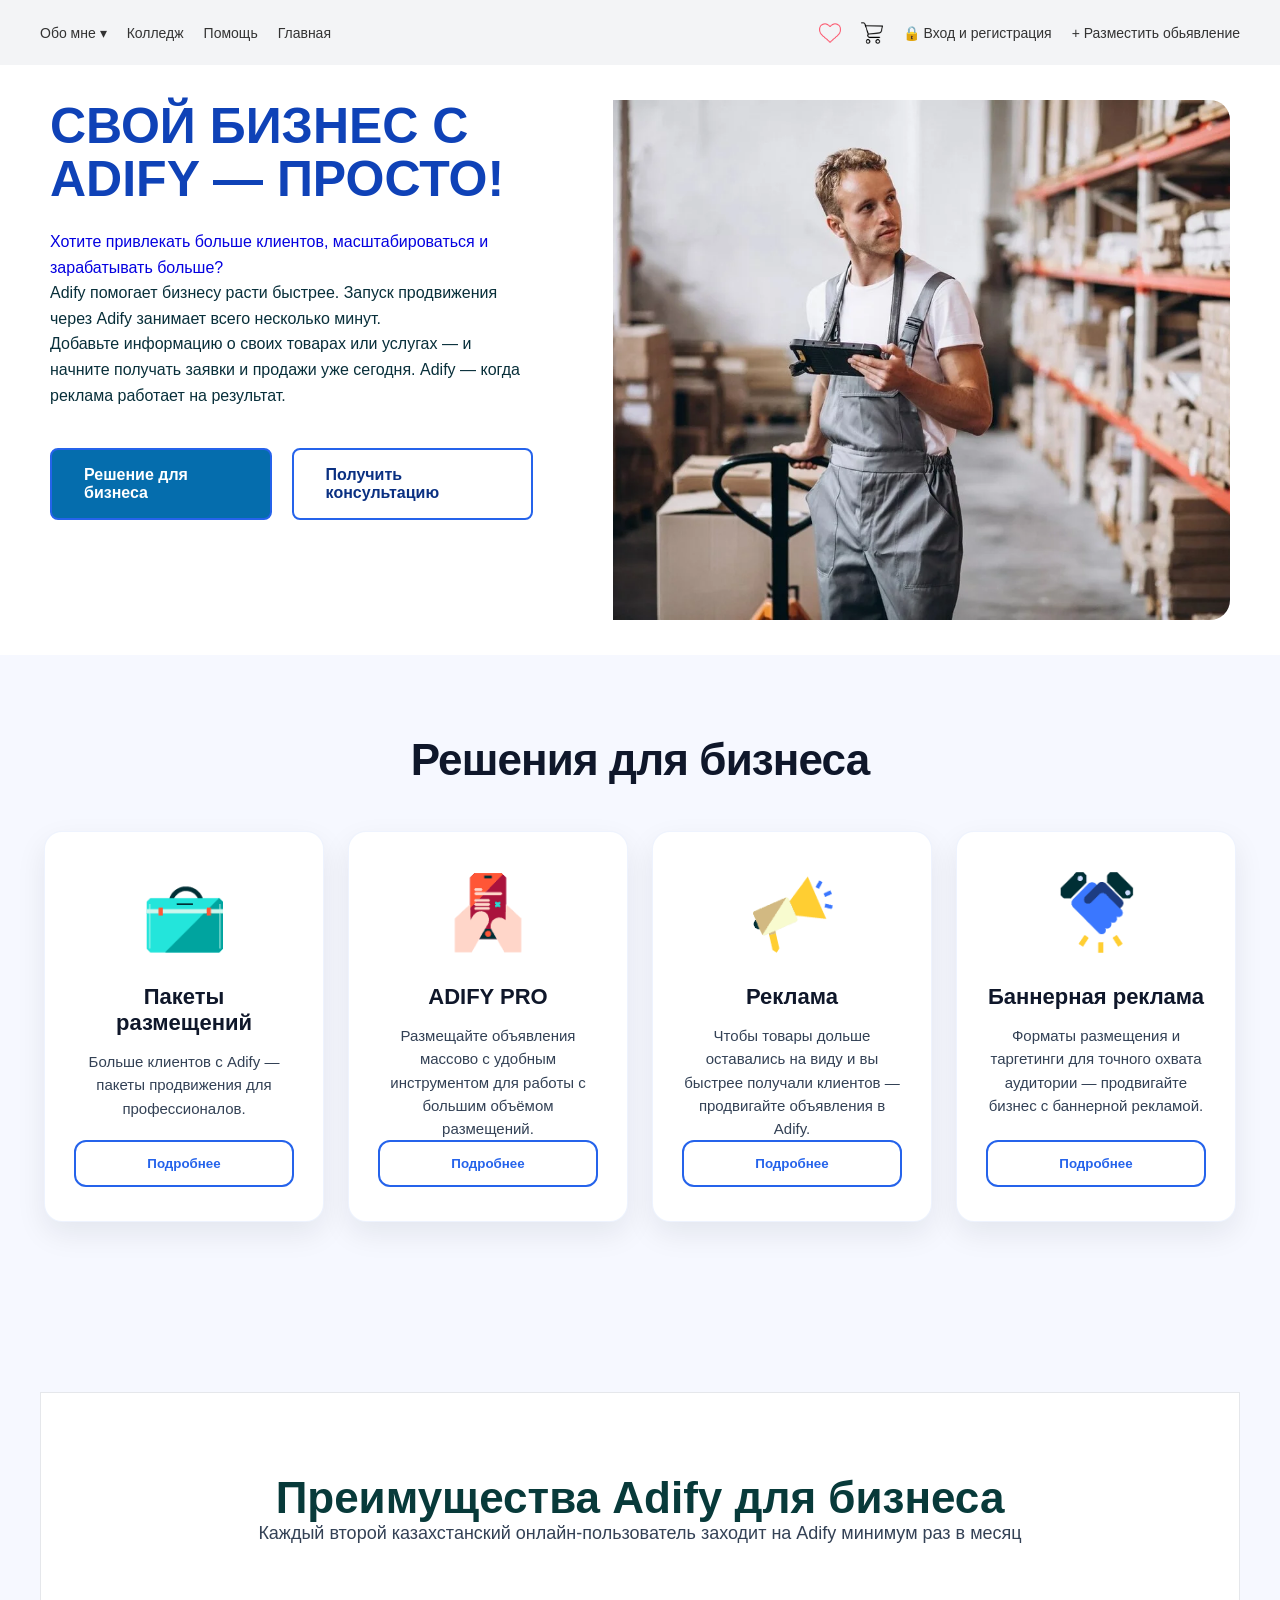
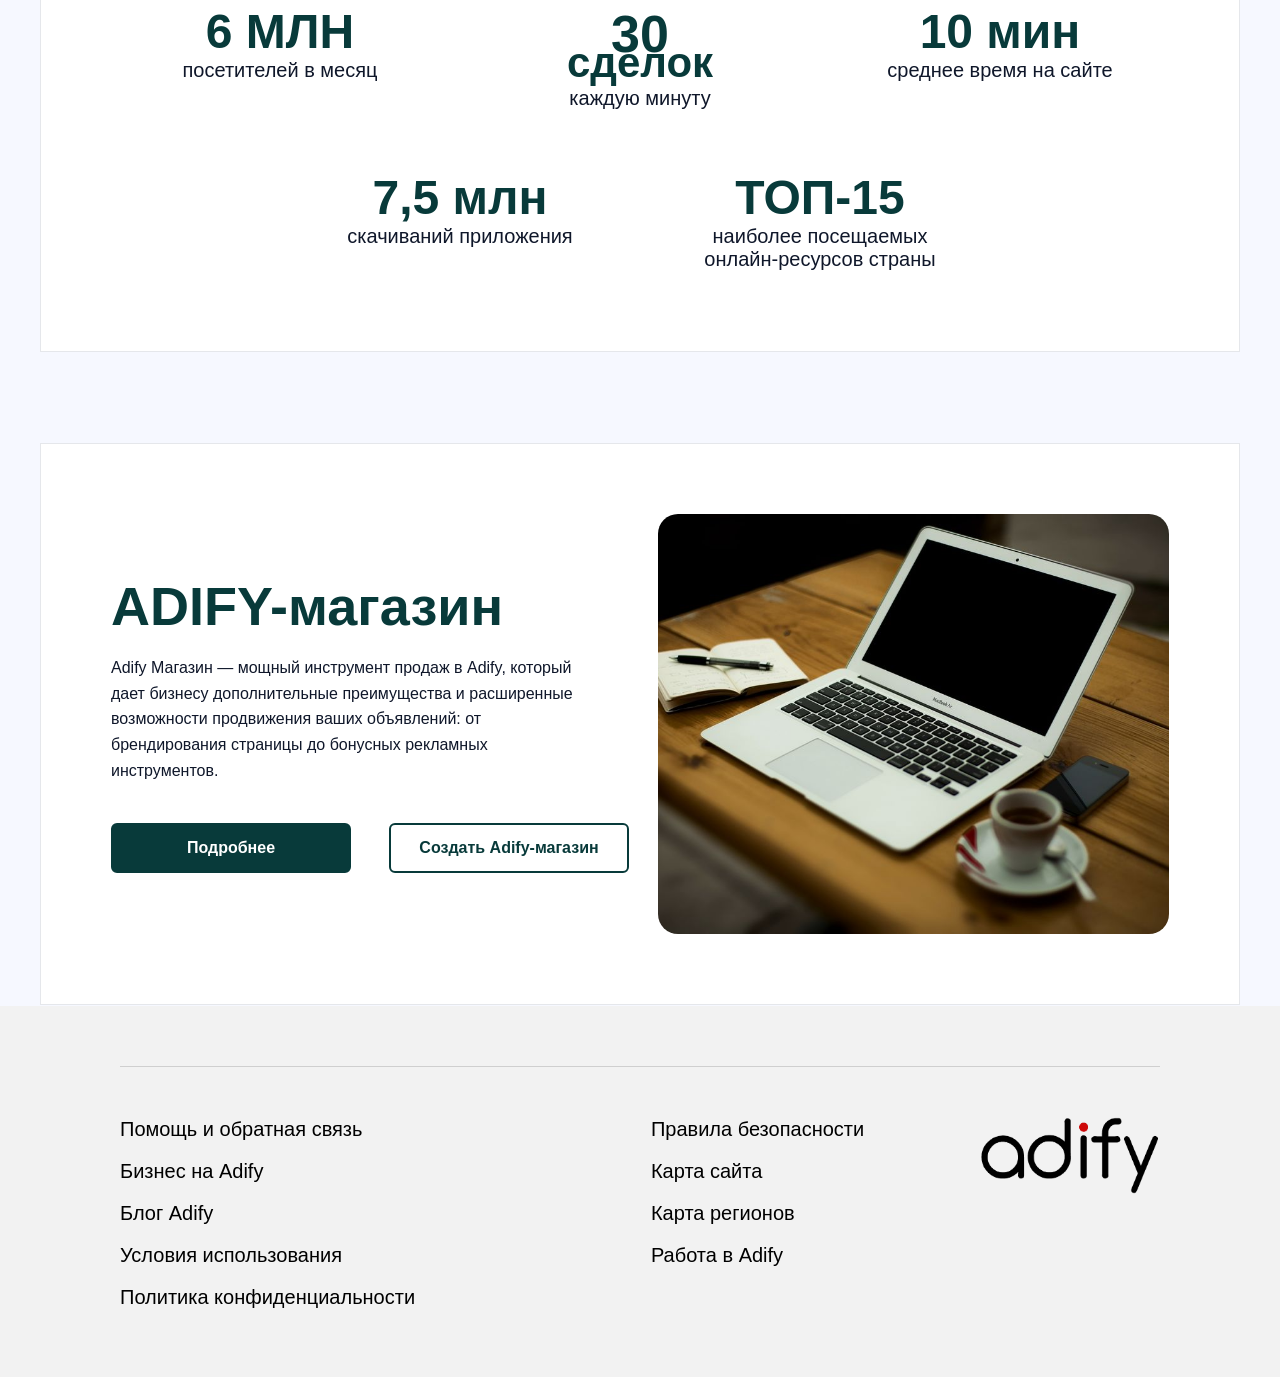
<file: pages/busines.html>
<!DOCTYPE html>
<html lang="en">
<head>
        <meta charset="UTF-8">
        <meta name="viewport" content="width=device-width, initial-scale=1.0">
        	<link rel="icon" type="image/png" sizes="16x16" href="../img/favicon5.png">
<link rel="icon" type="image/png" sizes="32x32" href="../img/favicon5.png">
<link rel="icon" type="image/png" sizes="48x48" href="../img/favicon5.png">
        <title>Adify - бизнес</title>
        <link rel="stylesheet" href="../css/busines.css">
</head>
<body>
         <header>
        <div class="top-bar" id="top-bar">
		<div class="top-bar-left">
			<div class="top-item dropdown">
  			<a class="trigger" href="#">Обо мне ▾</a>
  				<div class="menu">
					 <a href="#" class="top-hover">Телеграмм</a>
   					 <a href="#" class="top-hover">Инстаграм</a>
    					<a href="#" class="top-hover">Гит</a>
 				 </div>
			</div>
				<a href="https://hexly.kz/" target="_blank">Колледж</a>
				<a href="#">Помощь</a>
                                <a href="../index.html">Главная</a>
		</div>	
		<div class="top-bar-right">
			<a href="#" class="icon-btn">
  				<img src="../img/heart.png" alt="Лайки" class="icon normal">
  				<img src="../img/heart-hover.png" alt="Лайки" class="icon hover">
			</a>

			<a href="../pages/corzina.html" class="icon-btn">
				<img src="../img/cart.png" alt="Корзина" class="icon normal">
				<img src="../img/cart-hover.png" alt="Корзина" class="icon hover">
			</a>
				<a href="../pages/registr.html" class="top-hover"> <span style="color: rgb(118, 118, 118);">&#128274;</span> Вход и регистрация</a>
				<a href="#" class="top-hover">+ Разместить обьявление</a>
		</div>	
	</div>

<section class="main-busines">
        <div class="main-busines-left">
                <h2>СВОЙ БИЗНЕС С ADIFY — ПРОСТО!</h2>
                <p><span class="p-adify-busines">Хотите привлекать больше клиентов, масштабироваться и зарабатывать больше? </span>  <br>Adify помогает бизнесу расти быстрее.
                Запуск продвижения через Adify занимает всего несколько минут. <br>

                Добавьте информацию о своих товарах или услугах — и начните получать заявки и продажи уже сегодня.
                Adify — когда реклама работает на результат.</p>
                <div class="main-buttons">
                         <div class="btn-main-left">Решение для бизнеса</div>
                         <div class="btn-main-right">Получить консультацию</div>
                </div>
        </div>
        <div class="main-busines-right">
                <img src="../img/photo-sklad.png" alt="мужик">
        </div>
</section>

<section class="busines-ad">
  <h2>Решения для бизнеса</h2>

                <div class="cards-ad">
                         <article class="card-ad">
                                 <img src="../img/chemodan.png" alt="чемодан" class="img-card">
                                <h3 class="card-title">Пакеты размещений</h3>
                                <p class="card-text">Больше клиентов с Adify — пакеты продвижения для профессионалов.</p>
                                <button class="btn-card">Подробнее</button>
                        </article>

                        <article class="card-ad">
                                <img src="../img/telephon.png" alt="телефон" class="img-card">
                                <h3 class="card-title">ADIFY PRO</h3>
                                <p class="card-text">Размещайте объявления массово с удобным инструментом для работы с большим объёмом размещений.</p>
                                <button class="btn-card">Подробнее</button>
                        </article>

                        <article class="card-ad">
                                <img src="../img/reklama-busines.png" alt="реклама" class="img-card">
                                <h3 class="card-title">Реклама</h3>
                                <p class="card-text">Чтобы товары дольше оставались на виду и вы быстрее получали клиентов — продвигайте объявления в Adify.</p>
                                <button class="btn-card">Подробнее</button>
                        </article>

                        <article class="card-ad">
                                <img src="../img/banner_rk.png" alt="баннерная реклама" class="img-card">
                                <h3 class="card-title">Баннерная реклама</h3>
                                <p class="card-text">Форматы размещения и таргетинги для точного охвата аудитории — продвигайте бизнес с баннерной рекламой.</p>
                                <button class="btn-card">Подробнее</button>
                        </article>
        </div>
</section> 

<section class="advantages">
        <div class="advantages-brd">
                <h2>Преимущества Adify для бизнеса</h2>
                <p>Каждый второй казахстанский онлайн-пользователь заходит на Adify минимум раз в месяц</p>
                <div class="advantages-txt-main">
                        <div class="advantages-txt">
                                 <h3>6 МЛН</h3>
                                 <p>посетителей в месяц</p>
                        </div>

                        <div class="advantages-txt">
                            <h3>
                                <span class="num">30</span>
                                <span class="word">сделок</span>
                        </h3>
                                 <p>каждую минуту</p>
                        </div>

                        <div class="advantages-txt">
                                 <h3>10 мин</h3>
                                 <p>среднее время на сайте</p>
                        </div>

                        <div class="advantages-txt">
                                 <h3>7,5 млн</h3>
                                 <p>скачиваний приложения</p>
                        </div>

                        <div class="advantages-txt">
                                 <h3>ТОП-15</h3>
                                 <p>наиболее посещаемых онлайн-ресурсов страны</p>
                        </div>
                        
                </div>
        </div>

</section>

<section class="adify-busines">
        <div class="adify-magazin">
        <div class="adify-busines-left">
                <h2>ADIFY-магазин</h2>
                <p>Adify Магазин — мощный инструмент продаж в Adify, 
                который дает бизнесу дополнительные преимущества и расширенные возможности продвижения ваших объявлений: 
                от брендирования страницы до бонусных рекламных инструментов.</p>
                <div class="btn-adify-flex">
                <div class="btn-adify-left">Подробнее</div>
                 <div class="btn-adify-right">Создать Adify-магазин</div>
                </div>
        </div>
        <div class="adify-busines-right">
                <img src="../img/nout.png" alt="комп">
        </div>
</div>
</section>

<footer>
  	<hr>

		<div class="footer-row">
			<ul class="left-foot">
				<li><a href="">Помощь и обратная связь</a></li>
				<li><a href="./pages/busines.html">Бизнес на Adify</a></li>
				<li><a href="">Блог Adify</a></li>
				<li><a href="..pages/policy.html">Условия использования</a></li>
				<li><a href="../pages/policy.html">Политика конфиденциальности</a></li>
			</ul>

			<ul class="right-foot">
				<li><a href="">Правила безопасности</a></li>
				<li><a href="">Карта сайта</a></li>
				<li><a href="">Карта регионов</a></li>
				<li><a href="">Работа в Adify</a></li>
			</ul>

		<img src="../img/adify-logo.png" alt="logo" class="footer-logo">
		</div>
</footer>

</body>
</html>
</file>
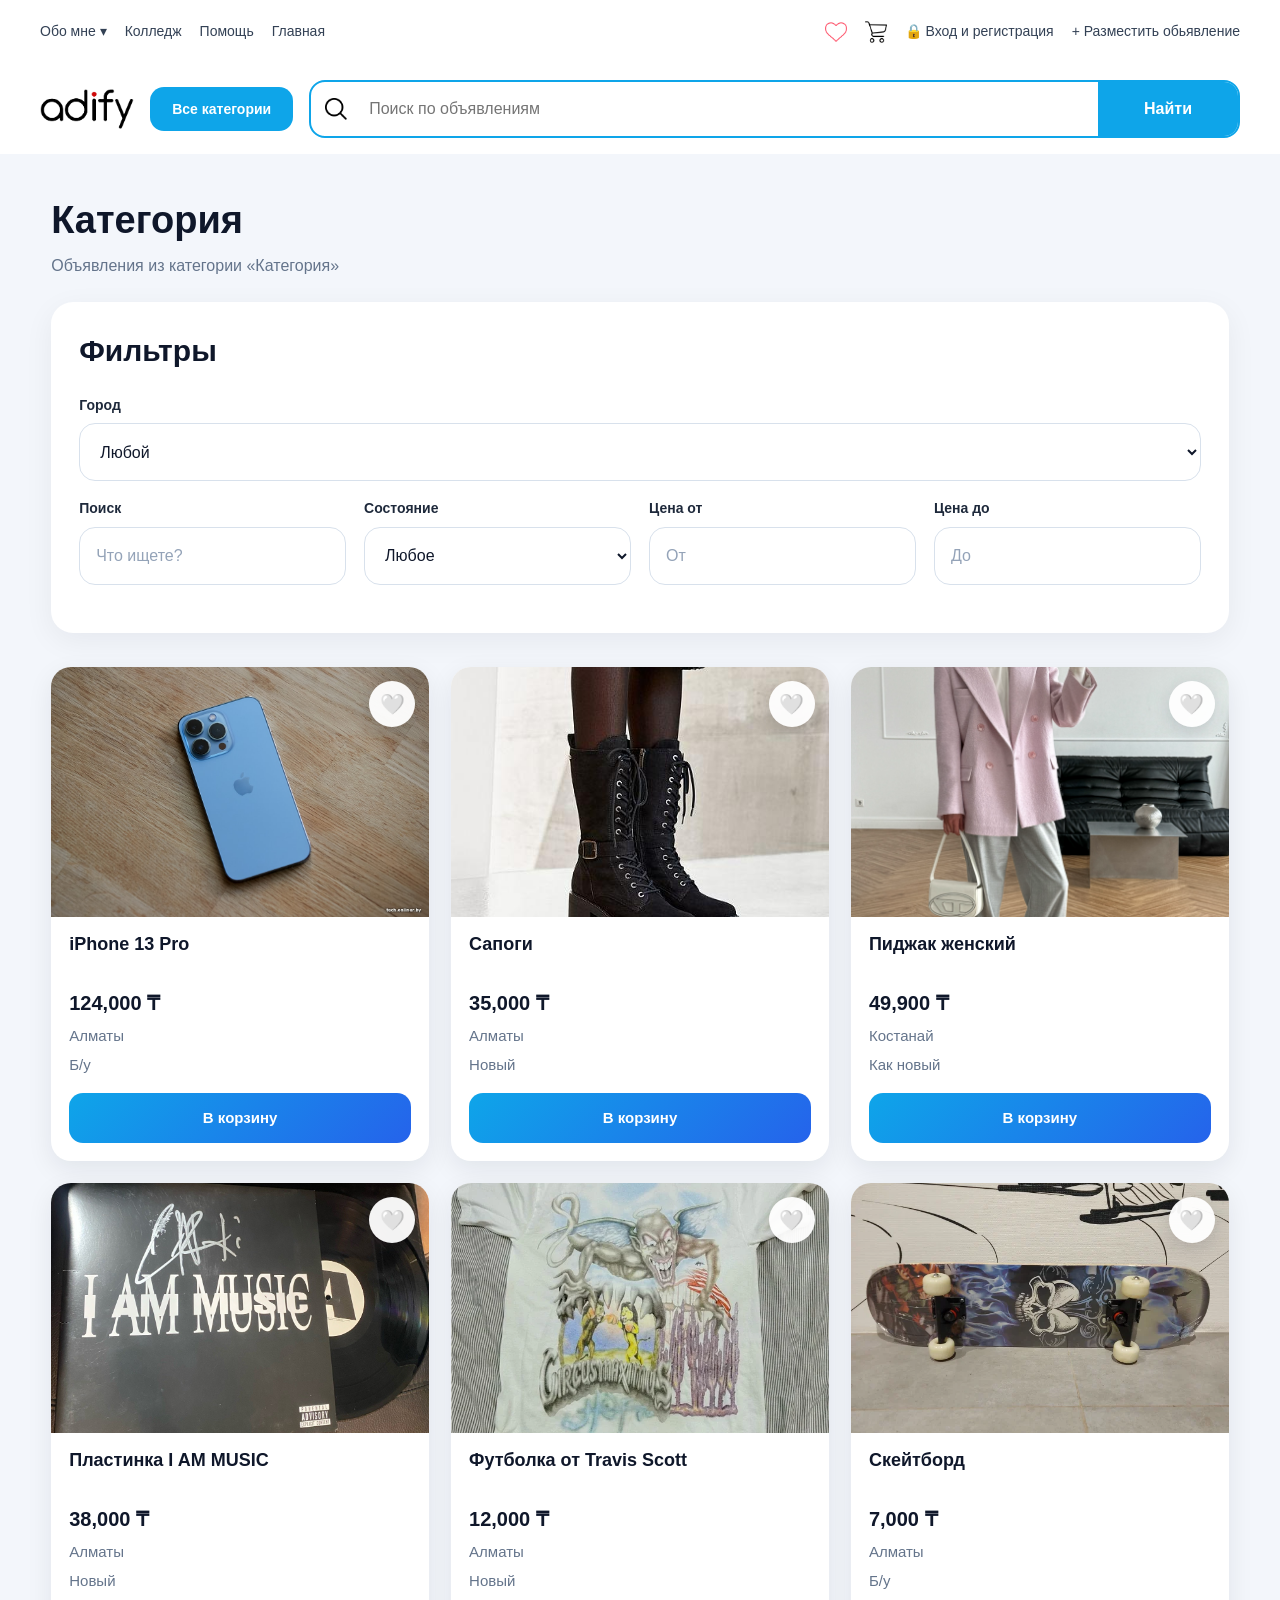
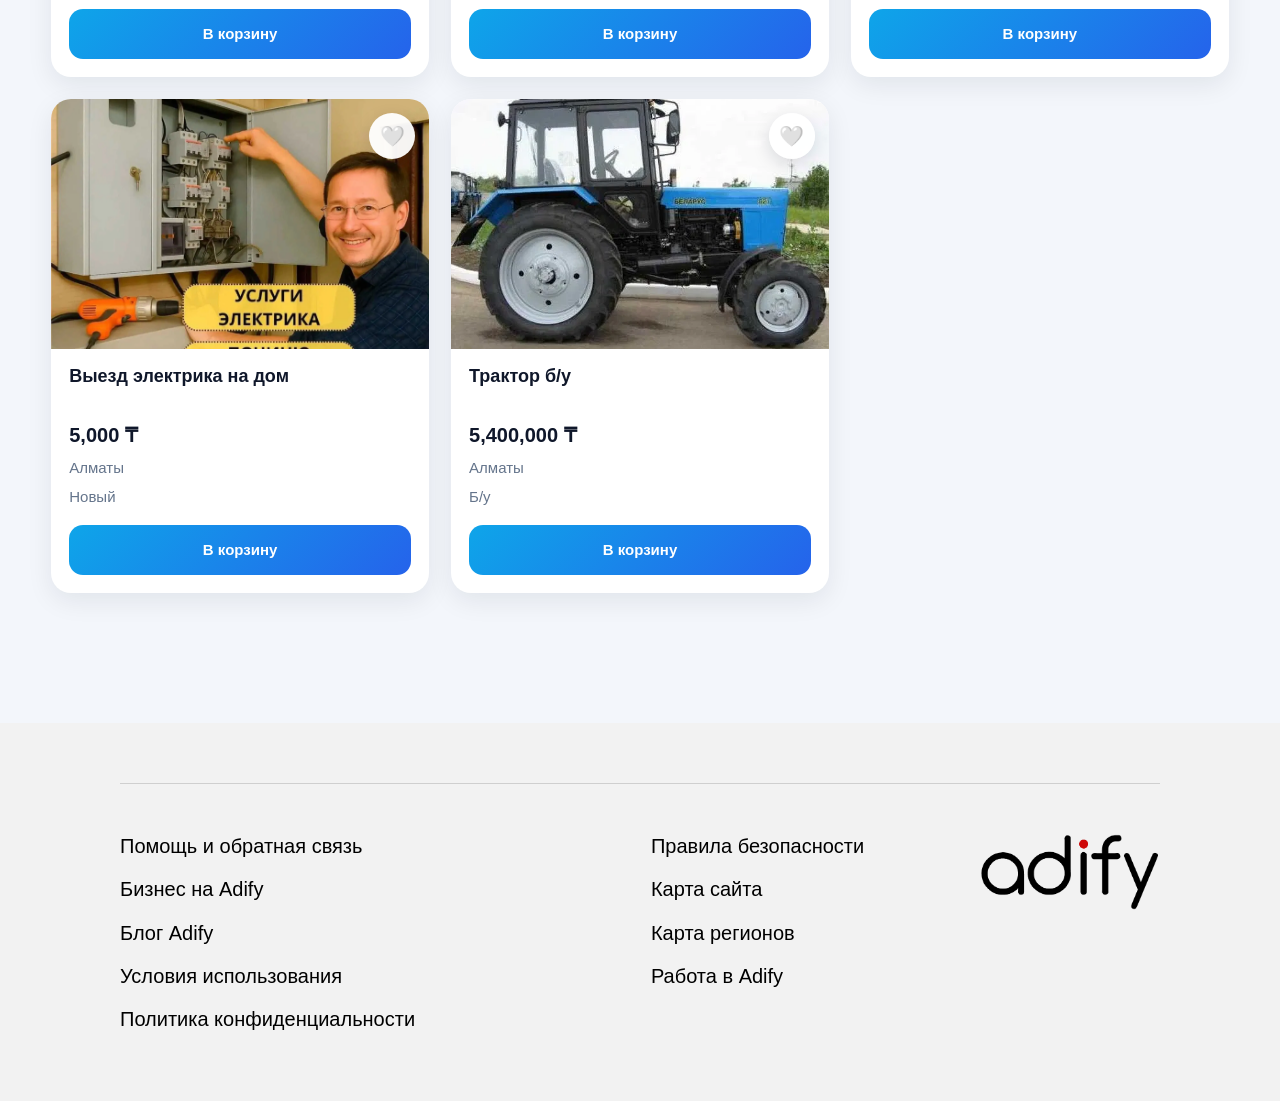
<file: pages/category.html>
<!DOCTYPE html>
<html lang="en">
<head>
        <meta charset="UTF-8">
        <meta name="viewport" content="width=device-width, initial-scale=1.0">
        <title>Категории</title>
        <link rel="icon" type="image/png" sizes="16x16" href="../img/favicon5.png">
        <link rel="icon" type="image/png" sizes="32x32" href="../img/favicon5.png">
        <link rel="icon" type="image/png" sizes="48x48" href="../img/favicon5.png">
        <link rel="stylesheet" href="../css/category.css">
	      <script src="../js/storage.js" defer></script>
        <script src="../js/product.js" defer></script>
        <script src="../js/main.js" defer></script>
        <script src="../js/category.js" defer></script>
</head>
<body>
        <header>
        <div class="top-bar" id="top-bar">
		<div class="top-bar-left">
			<div class="top-item dropdown">
  			<a class="trigger" href="#">Обо мне ▾</a>
  				<div class="menu">
					 <a href="#" class="top-hover">Телеграмм</a>
   					 <a href="#" class="top-hover">Инстаграм</a>
    					<a href="#" class="top-hover">Гит</a>
 				 </div>
			</div>
				<a href="https://hexly.kz/" target="_blank">Колледж</a>
				<a href="#">Помощь</a>
                                <a href="../index.html">Главная</a>
		</div>	
		<div class="top-bar-right">
			<a href="../pages/favoirite.html" class="icon-btn">
  				<img src="../img/heart.png" alt="Лайки" class="icon normal">
  				<img src="../img/heart-hover.png" alt="Лайки" class="icon hover">
			</a>

			<a href="../pages/corzina.html" class="icon-btn">
				<img src="../img/cart.png" alt="Корзина" class="icon normal">
				<img src="../img/cart-hover.png" alt="Корзина" class="icon hover">
			</a>
				<a href="../pages/registr.html" class="top-hover"> <span style="color: rgb(118, 118, 118);">&#128274;</span> Вход и регистрация</a>
				<a href="../pages/create-product.html" class="top-hover">+ Разместить обьявление</a>
		</div>	
	</div>

        
  <div class="main-bar" id="main-bar">

  <a href="../index.html" class="logo-img">
    <img src="../img/adify-logo.png" alt="Adify">
  </a>
    <button id="catBtn" class="cat-btn" type="button">Все категории</button>

    <div class="input-btn">
      <img src="../img/search.png" alt="search">
      <input type="text" id="searchInput" placeholder="Поиск по объявлениям">
      <button id="searchBtn" type="button">Найти</button>
    </div>
  </div>
</header>

<div id="overlay" class="overlay"></div>

<div id="mega" class="mega">
  <div class="mega-left" id="catList">
    	<button class="cat-item active" data-cat="transport" type="button">Авто</button>
	<button class="cat-item" data-cat="electronics" type="button">Электроника</button>
	<button class="cat-item" data-cat="home" type="button">Дом и сад</button>
	<button class="cat-item" data-cat="animals" type="button">Животные</button>
	<button class="cat-item" data-cat="kids" type="button">Детский мир</button>
	<button class="cat-item" data-cat="fashion" type="button">Мода и стиль</button>
	<button class="cat-item" data-cat="jobs" type="button">Работа</button>
	<button class="cat-item" data-cat="hobby" type="button">Хобби и спорт</button>
	<button class="cat-item" data-cat="repair" type="button">Ремонт</button>	
  </div>

  <div class="mega-right" id="subcats"></div>
</div>



<main class="category-page">
  <div class="category-page__container">

    <section class="category-top">
      <h1 id="categoryTitle">Категория</h1>
      <p id="categorySubtitle">Объявления по выбранному разделу</p>
    </section>

    <section class="filters">
      <h2 class="filters__title">Фильтры</h2>

        <div class="filter-group">
         <label for="cityFilter">Город</label>
                <select id="cityFilter">
                        <option value="">Любой</option>
                        <option value="Алматы">Алматы</option>
                        <option value="Астана">Астана</option>
                        <option value="Шымкент">Шымкент</option>
                        <option value="Караганда">Караганда</option>
                </select>
        </div>

      <div class="filters__grid">
        <div class="filter-group">
          <label for="searchFilter">Поиск</label>
          <input type="text" id="searchFilter" placeholder="Что ищете?">
        </div>

        <div class="filter-group">
          <label for="conditionFilter">Состояние</label>
          <select id="conditionFilter">
            <option value="">Любое</option>
            <option value="Новый">Новый</option>
            <option value="Б/у">Б/у</option>
          </select>
        </div>

        <div class="filter-group">
          <label for="minPrice">Цена от</label>
          <input type="number" id="minPrice" placeholder="От">
        </div>

        <div class="filter-group">
          <label for="maxPrice">Цена до</label>
          <input type="number" id="maxPrice" placeholder="До">
        </div>
      </div>

      <div id="dynamicFilters" class="filters__dynamic"></div>
    </section>

    <section class="category-products">
      <div id="productsList" class="products-grid"></div>
    </section>
    </div>
</main>

        <footer>
  	<hr>

		<div class="footer-row">
			<ul class="left-foot">
				<li><a href="">Помощь и обратная связь</a></li>
				<li><a href="./pages/busines.html">Бизнес на Adify</a></li>
				<li><a href="">Блог Adify</a></li>
				<li><a href="..pages/policy.html">Условия использования</a></li>
				<li><a href="../pages/policy.html">Политика конфиденциальности</a></li>
			</ul>

			<ul class="right-foot">
				<li><a href="">Правила безопасности</a></li>
				<li><a href="">Карта сайта</a></li>
				<li><a href="">Карта регионов</a></li>
				<li><a href="">Работа в Adify</a></li>
			</ul>

		<img src="../img/adify-logo.png" alt="logo" class="footer-logo">
		</div>
</footer>


</body>
</html>
</file>
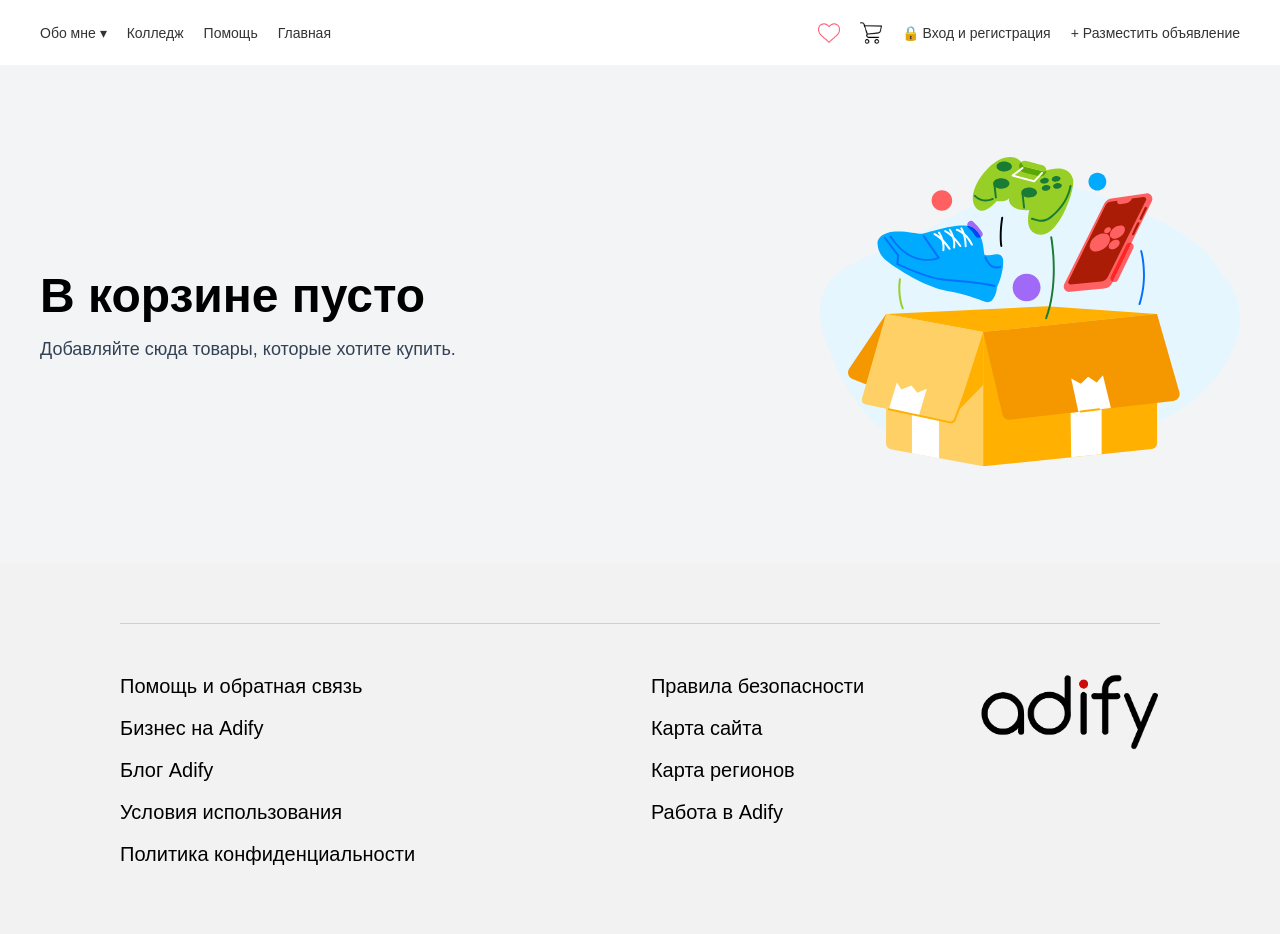
<file: pages/corzina.html>
<!DOCTYPE html>
<html lang="ru">
<head>
  <meta charset="UTF-8">
  <meta name="viewport" content="width=device-width, initial-scale=1.0">
  <title>Корзина</title>
  <link rel="icon" type="image/png" sizes="16x16" href="../img/favicon5.png">
  <link rel="icon" type="image/png" sizes="32x32" href="../img/favicon5.png">
  <link rel="icon" type="image/png" sizes="48x48" href="../img/favicon5.png">
  <link rel="stylesheet" href="../css/korzina.css">
  <script src="../js/storage.js" defer></script>
  <script src="../js/product.js" defer></script>
  <script src="../js/main.js" defer></script>
  <script src="../js/cart.js" defer></script>
</head>
<body>

<header>
  <div class="top-bar" id="top-bar">
    <div class="top-bar-left">
      <div class="top-item dropdown">
        <a class="trigger" href="#">Обо мне ▾</a>
        <div class="menu">
          <a href="#" class="top-hover">Телеграмм</a>
          <a href="#" class="top-hover">Инстаграм</a>
          <a href="#" class="top-hover">Гит</a>
        </div>
      </div>
      <a href="https://hexly.kz/" target="_blank">Колледж</a>
      <a href="#">Помощь</a>
      <a href="../index.html">Главная</a>
    </div>

    <div class="top-bar-right">
      <a href="../pages/favoirite.html" class="icon-btn">
        <img src="../img/heart.png" alt="Лайки" class="icon normal">
        <img src="../img/heart-hover.png" alt="Лайки" class="icon hover">
      </a>

      <a href="../pages/corzina.html" class="icon-btn">
        <img src="../img/cart.png" alt="Корзина" class="icon normal">
        <img src="../img/cart-hover.png" alt="Корзина" class="icon hover">
      </a>

      <div id="authArea">
        <a href="../pages/registr.html" class="top-hover">
          <span style="color: rgb(118, 118, 118);">&#128274;</span>
          Вход и регистрация
        </a>
      </div>

      <a href="../pages/create-product.html" class="top-hover">+ Разместить объявление</a>
    </div>
  </div>
</header>

<main class="cart-page">

  <section class="emty-korzina" id="emptyCartBlock">
    <div class="korzina-empty-main">
      <div class="left-empty-corzina">
        <h2>В корзине пусто</h2>
        <p>Добавляйте сюда товары, которые хотите купить.</p>
      </div>

      <div class="right-emty-corzina">
        <picture><img src="../img/box.svg" alt="box"></picture>
      </div>
    </div>
  </section>

  <section id="cartContent"></section>

</main>

<footer>
  <hr>
  <div class="footer-row">
    <ul class="left-foot">
      <li><a href="">Помощь и обратная связь</a></li>
      <li><a href="./pages/busines.html">Бизнес на Adify</a></li>
      <li><a href="">Блог Adify</a></li>
      <li><a href="..pages/policy.html">Условия использования</a></li>
      <li><a href="../pages/policy.html">Политика конфиденциальности</a></li>
    </ul>

    <ul class="right-foot">
      <li><a href="">Правила безопасности</a></li>
      <li><a href="">Карта сайта</a></li>
      <li><a href="">Карта регионов</a></li>
      <li><a href="">Работа в Adify</a></li>
    </ul>

    <img src="../img/adify-logo.png" alt="logo" class="footer-logo">
  </div>
</footer>

</body>
</html>
</file>
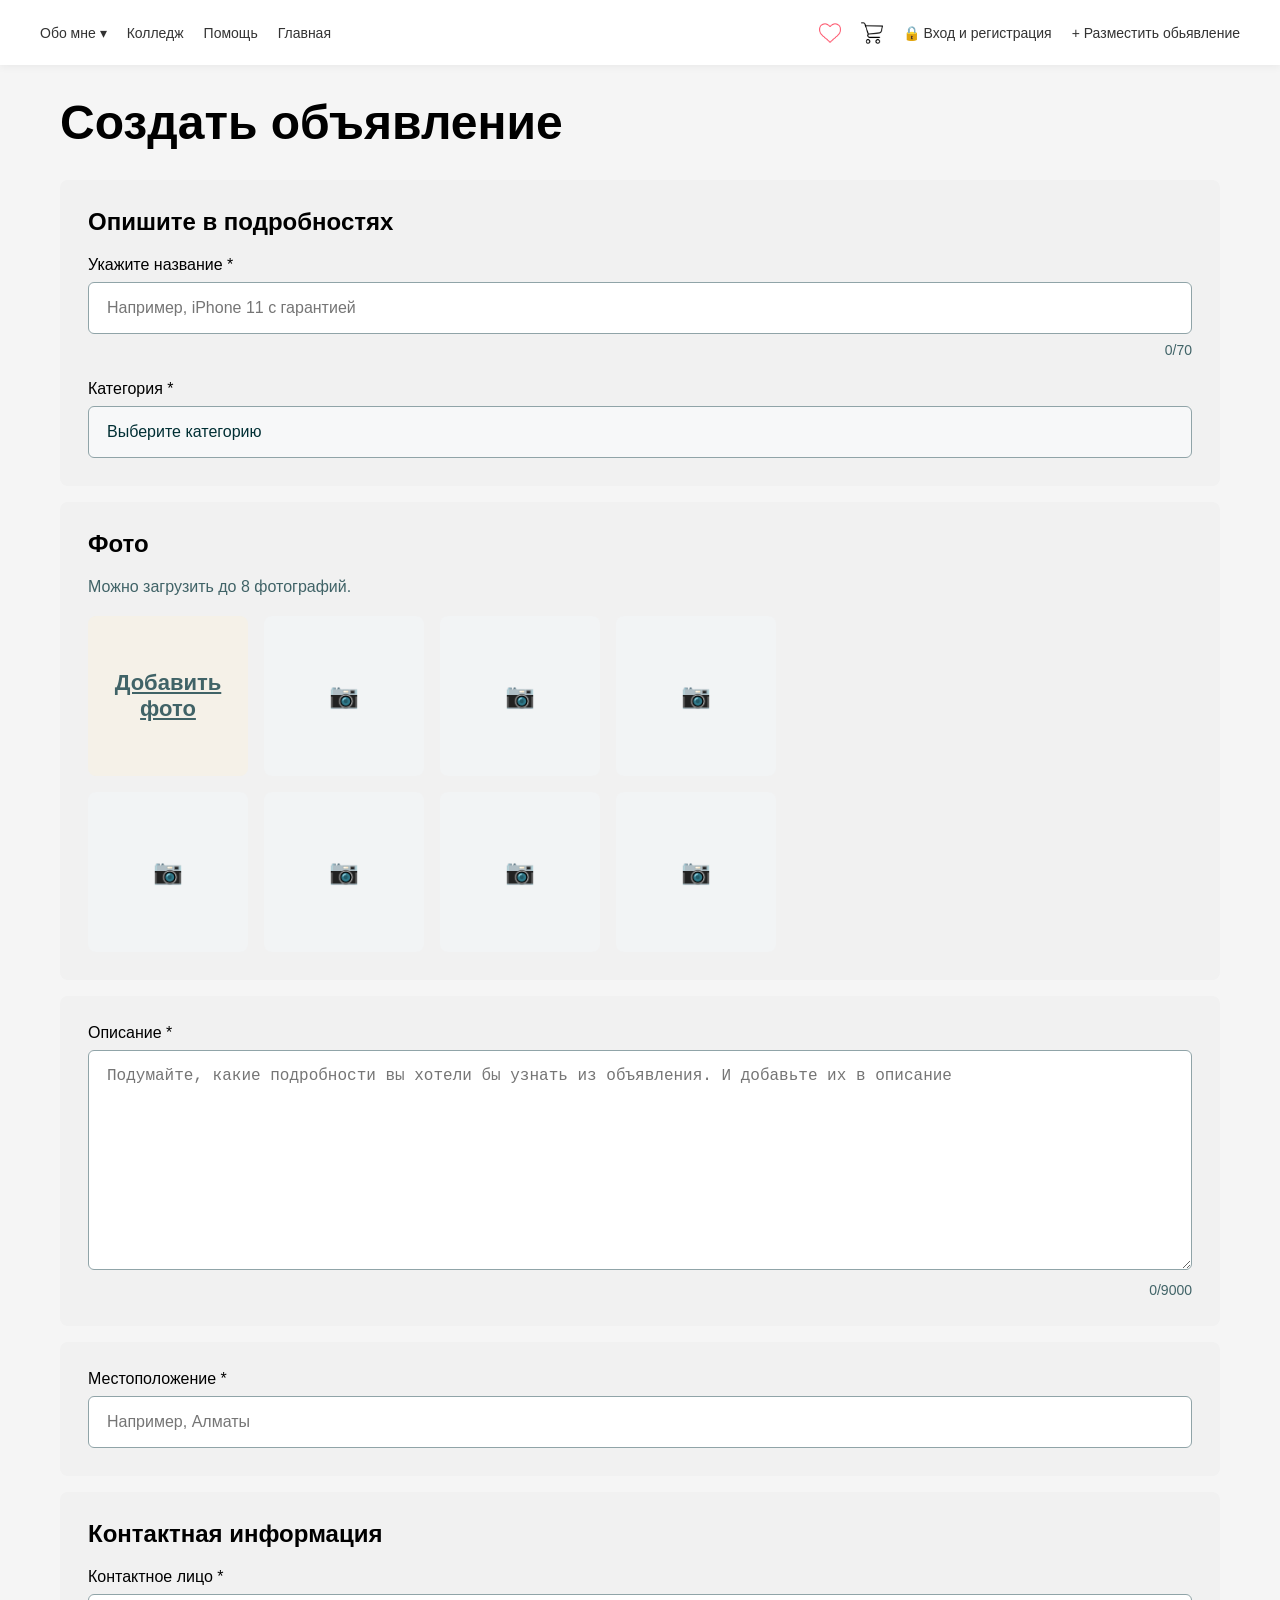
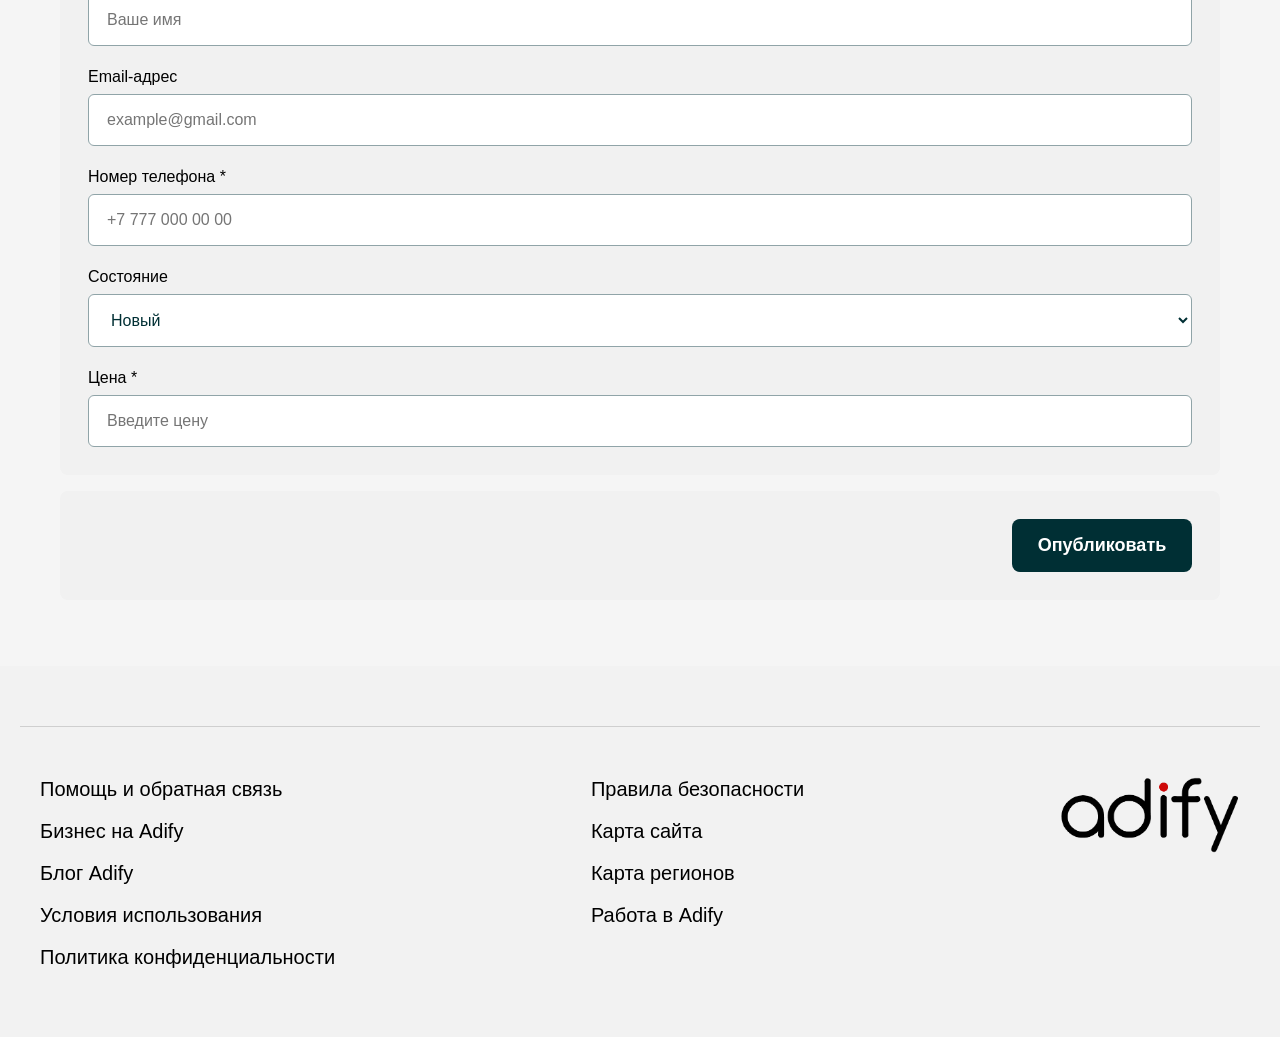
<file: pages/create-product.html>
<!DOCTYPE html>
<html lang="ru">
<head>
  <meta charset="UTF-8">
  <meta name="viewport" content="width=device-width, initial-scale=1.0">
  <title>Создать объявление</title>
  <link rel="icon" type="image/png" sizes="16x16" href="../img/favicon5.png">
  <link rel="icon" type="image/png" sizes="32x32" href="../img/favicon5.png">
  <link rel="icon" type="image/png" sizes="48x48" href="../img/favicon5.png">
  <link rel="stylesheet" href="../css/create-product.css">
  <script src="../js/storage.js" defer></script>
  <script src="../js/product.js" defer></script>
  <script src="../js/main.js" defer></script>
  <script src="../js/create-product.js" defer></script>
</head>
<body>

  <header>
    <div class="top-bar" id="top-bar">
      <div class="top-bar-left">
        <div class="top-item dropdown">
          <a class="trigger" href="#">Обо мне ▾</a>
          <div class="menu">
            <a href="#" class="top-hover">Телеграмм</a>
            <a href="#" class="top-hover">Инстаграм</a>
            <a href="#" class="top-hover">Гит</a>
          </div>
        </div>

        <a href="https://hexly.kz/" target="_blank">Колледж</a>
        <a href="#">Помощь</a>
        <a href="../index.html">Главная</a>
      </div>

      <div class="top-bar-right">
        <a href="../pages/favoirite.html" class="icon-btn">
          <img src="../img/heart.png" alt="Лайки" class="icon normal">
          <img src="../img/heart-hover.png" alt="Лайки" class="icon hover">
        </a>

        <a href="../pages/corzina.html" class="icon-btn">
          <img src="../img/cart.png" alt="Корзина" class="icon normal">
          <img src="../img/cart-hover.png" alt="Корзина" class="icon hover">
        </a>

        <a href="../pages/registr.html" class="top-hover">
          <span style="color: rgb(118, 118, 118);">&#128274;</span> Вход и регистрация
        </a>

        <a href="../pages/create-product.html" class="top-hover">+ Разместить обьявление</a>
      </div>
    </div>
  </header>

  <main class="create-page">
    <h1 class="page-title">Создать объявление</h1>

    <section class="form-box">
      <h2 class="section-title">Опишите в подробностях</h2>

      <div class="form-group">
        <label for="productTitle">Укажите название *</label>
        <input
          type="text"
          id="productTitle"
          maxlength="70"
          placeholder="Например, iPhone 11 с гарантией"
        >
        <div class="helper-row">
          <span id="titleError" class="error-text"></span>
          <span id="titleCounter" class="counter">0/70</span>
        </div>
      </div>

      <div class="form-group">
        <label for="categorySelectBtn">Категория *</label>
        <button type="button" id="categorySelectBtn" class="select-btn">
          Выберите категорию
        </button>
        <input type="hidden" id="selectedCategory">
      </div>
    </section>

    <section class="form-box">
      <h2 class="section-title">Фото</h2>
      <p class="section-note">Можно загрузить до 8 фотографий.</p>

      <input type="file" id="photoInput" accept="image/*" multiple hidden>

      <div class="photo-grid" id="photoGrid">
        <div class="photo-box photo-box--main" id="addPhotoBtn">Добавить фото</div>
        <div class="photo-box">📷</div>
        <div class="photo-box">📷</div>
        <div class="photo-box">📷</div>
        <div class="photo-box">📷</div>
        <div class="photo-box">📷</div>
        <div class="photo-box">📷</div>
        <div class="photo-box">📷</div>
      </div>
    </section>

    <section class="form-box">
      <div class="form-group">
        <label for="productDescription">Описание *</label>
        <textarea
          id="productDescription"
          maxlength="9000"
          placeholder="Подумайте, какие подробности вы хотели бы узнать из объявления. И добавьте их в описание"
        ></textarea>
        <div class="helper-row">
          <span id="descError" class="error-text"></span>
          <span id="descCounter" class="counter">0/9000</span>
        </div>
      </div>
    </section>

    <section class="form-box">
      <div class="form-group">
        <label for="productCity">Местоположение *</label>
        <input type="text" id="productCity" placeholder="Например, Алматы">
      </div>
    </section>

    <section class="form-box">
      <h2 class="section-title">Контактная информация</h2>

      <div class="form-group">
        <label for="contactName">Контактное лицо *</label>
        <input type="text" id="contactName" placeholder="Ваше имя">
      </div>

      <div class="form-group">
        <label for="contactEmail">Email-адрес</label>
        <input type="email" id="contactEmail" placeholder="example@gmail.com">
      </div>

      <div class="form-group">
        <label for="contactPhone">Номер телефона *</label>
        <input type="text" id="contactPhone" placeholder="+7 777 000 00 00">
      </div>

      <div class="form-group">
        <label for="productCondition">Состояние</label>
        <select id="productCondition">
          <option value="Новый">Новый</option>
          <option value="Б/у">Б/у</option>
          <option value="Как новый">Как новый</option>
        </select>
      </div>

      <div class="form-group">
        <label for="productPrice">Цена *</label>
        <input type="number" id="productPrice" placeholder="Введите цену">
      </div>
    </section>

    <section class="form-box actions-box">
      <button type="button" id="publishBtn" class="publish-btn">Опубликовать</button>
    </section>
  </main>

  <footer>
    <hr>
    <div class="footer-row">
      <ul class="left-foot">
        <li><a href="">Помощь и обратная связь</a></li>
        <li><a href="./pages/busines.html">Бизнес на Adify</a></li>
        <li><a href="">Блог Adify</a></li>
        <li><a href="../pages/policy.html">Условия использования</a></li>
        <li><a href="../pages/policy.html">Политика конфиденциальности</a></li>
      </ul>

      <ul class="right-foot">
        <li><a href="">Правила безопасности</a></li>
        <li><a href="">Карта сайта</a></li>
        <li><a href="">Карта регионов</a></li>
        <li><a href="">Работа в Adify</a></li>
      </ul>

      <img src="../img/adify-logo.png" alt="logo" class="footer-logo">
    </div>
  </footer>

  <div class="modal" id="categoryModal">
    <div class="modal-content">
      <button type="button" class="close-btn" id="closeCategoryModal">✕</button>

      <h2 class="modal-title">Выберите категорию</h2>

      <div class="search-row">
        <input type="text" id="categorySearch" placeholder="Поиск">
      </div>

      <div class="category-grid" id="categoryGrid">
        <button type="button" class="category-item" data-category="transport">
          <span class="category-icon">
            <img src="../img-category/transport-category.png" alt="Авто">
          </span>
          <span class="category-title">Транспорт</span>
        </button>

        <button type="button" class="category-item" data-category="jobs">
          <span class="category-icon">
            <img src="../img-category/work-category.png" alt="Работа">
          </span>
          <span class="category-title">Работа</span>
        </button>

        <button type="button" class="category-item" data-category="repair">
          <span class="category-icon">
            <img src="../img-category/building-category.png" alt="Ремонт">
          </span>
          <span class="category-title">Строительство и ремонт</span>
        </button>

        <button type="button" class="category-item" data-category="electronics">
          <span class="category-icon">
            <img src="../img-category/elektronika-category.png" alt="Электроника">
          </span>
          <span class="category-title">Электроника</span>
        </button>

        <button type="button" class="category-item" data-category="home">
          <span class="category-icon">
            <img src="../img-category/home-category.png" alt="Дом и сад">
          </span>
          <span class="category-title">Дом и сад</span>
        </button>

        <button type="button" class="category-item" data-category="fashion">
          <span class="category-icon">
            <img src="../img-category/clothes-category.png" alt="Мода и стиль">
          </span>
          <span class="category-title">Мода и стиль</span>
        </button>

        <button type="button" class="category-item" data-category="kids">
          <span class="category-icon">
            <img src="../img-category/kids-category.png" alt="Детский мир">
          </span>
          <span class="category-title">Детский мир</span>
        </button>

        <button type="button" class="category-item" data-category="hobby">
          <span class="category-icon">
            <img src="../img-category/sport-category.png" alt="Хобби и спорт">
          </span>
          <span class="category-title">Хобби и спорт</span>
        </button>

        <button type="button" class="category-item" data-category="animals">
          <span class="category-icon">
            <img src="../img-category/animal-category.png" alt="Животные">
          </span>
          <span class="category-title">Животные</span>
        </button>
      </div>
    </div>
  </div>

</body>
</html>
</file>
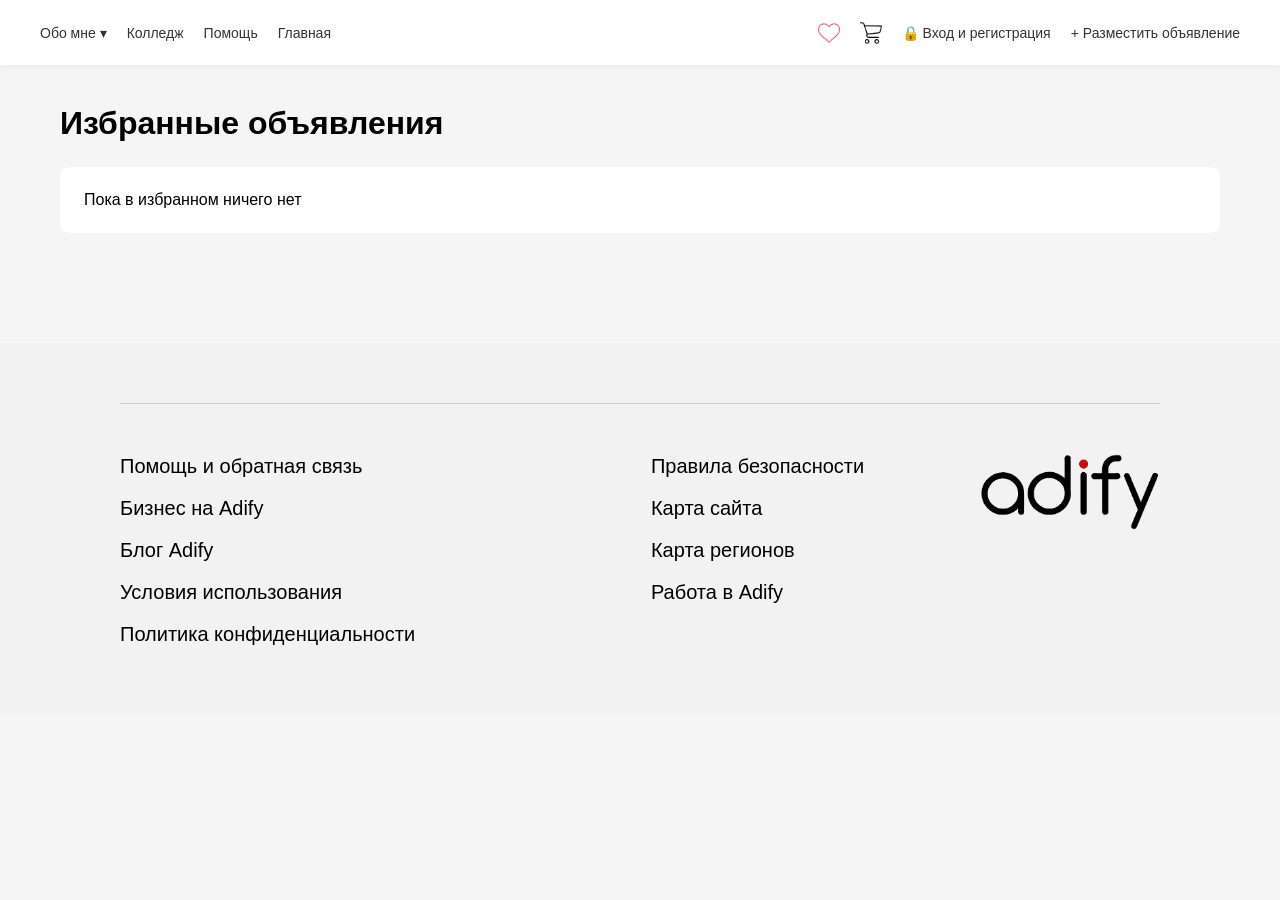
<file: pages/favoirite.html>
<!DOCTYPE html>
<html lang="ru">
<head>
        <meta charset="UTF-8">
        <meta name="viewport" content="width=device-width, initial-scale=1.0">
        <title>Избранное</title>
          <link rel="icon" type="image/png" sizes="16x16" href="../img/favicon5.png">
         <link rel="icon" type="image/png" sizes="32x32" href="../img/favicon5.png">
         <link rel="icon" type="image/png" sizes="48x48" href="../img/favicon5.png">
        <link rel="stylesheet" href="../css/favoirite.css">
        <script src="../js/storage.js" defer></script>
        <script src="../js/product.js" defer></script>
        <script src="../js/favoirite.js" defer></script>
</head>
<body>
  <header>
    <div class="top-bar" id="top-bar">
      <div class="top-bar-left">
        <div class="top-item dropdown">
          <a class="trigger" href="#">Обо мне ▾</a>
          <div class="menu">
            <a href="#" class="top-hover">Телеграмм</a>
            <a href="#" class="top-hover">Инстаграм</a>
            <a href="#" class="top-hover">Гит</a>
          </div>
        </div>
        <a href="https://hexly.kz/" target="_blank">Колледж</a>
        <a href="#">Помощь</a>
        <a href="../index.html">Главная</a>
      </div>

      <div class="top-bar-right">
        <a href="../pages/favoirite.html" class="icon-btn">
          <img src="../img/heart.png" alt="Лайки" class="icon normal">
          <img src="../img/heart-hover.png" alt="Лайки" class="icon hover">
        </a>

        <a href="../pages/corzina.html" class="icon-btn">
          <img src="../img/cart.png" alt="Корзина" class="icon normal">
          <img src="../img/cart-hover.png" alt="Корзина" class="icon hover">
        </a>

        <div id="authArea">
          <a href="../pages/registr.html" class="top-hover">
            <span style="color: rgb(118, 118, 118);">&#128274;</span>
            Вход и регистрация
          </a>
        </div>

        <a href="../pages/create-product.html" class="top-hover">+ Разместить объявление</a>
      </div>
    </div>
  </header>



  <section class="favorite">
    <div class="up-sect">
      <h2>Избранные объявления</h2>
      <button class="btn-clear" id="clearFavoritesBtn" type="button">Очистить избранное</button>
    </div>

    <div class="favorite-empty" id="favoriteEmpty">
      <p>Пока в избранном ничего нет</p>
    </div>

    <div class="favorite-card" id="js-favorite-card-id"></div>
  </section>




  <footer>
    <hr>
    <div class="footer-row">
      <ul class="left-foot">
        <li><a href="">Помощь и обратная связь</a></li>
        <li><a href="./pages/busines.html">Бизнес на Adify</a></li>
        <li><a href="">Блог Adify</a></li>
        <li><a href="../pages/policy.html">Условия использования</a></li>
        <li><a href="../pages/policy.html">Политика конфиденциальности</a></li>
      </ul>

      <ul class="right-foot">
        <li><a href="">Правила безопасности</a></li>
        <li><a href="">Карта сайта</a></li>
        <li><a href="">Карта регионов</a></li>
        <li><a href="">Работа в Adify</a></li>
      </ul>

      <img src="../img/adify-logo.png" alt="logo" class="footer-logo">
    </div>
  </footer>
</body>
</html>
</file>
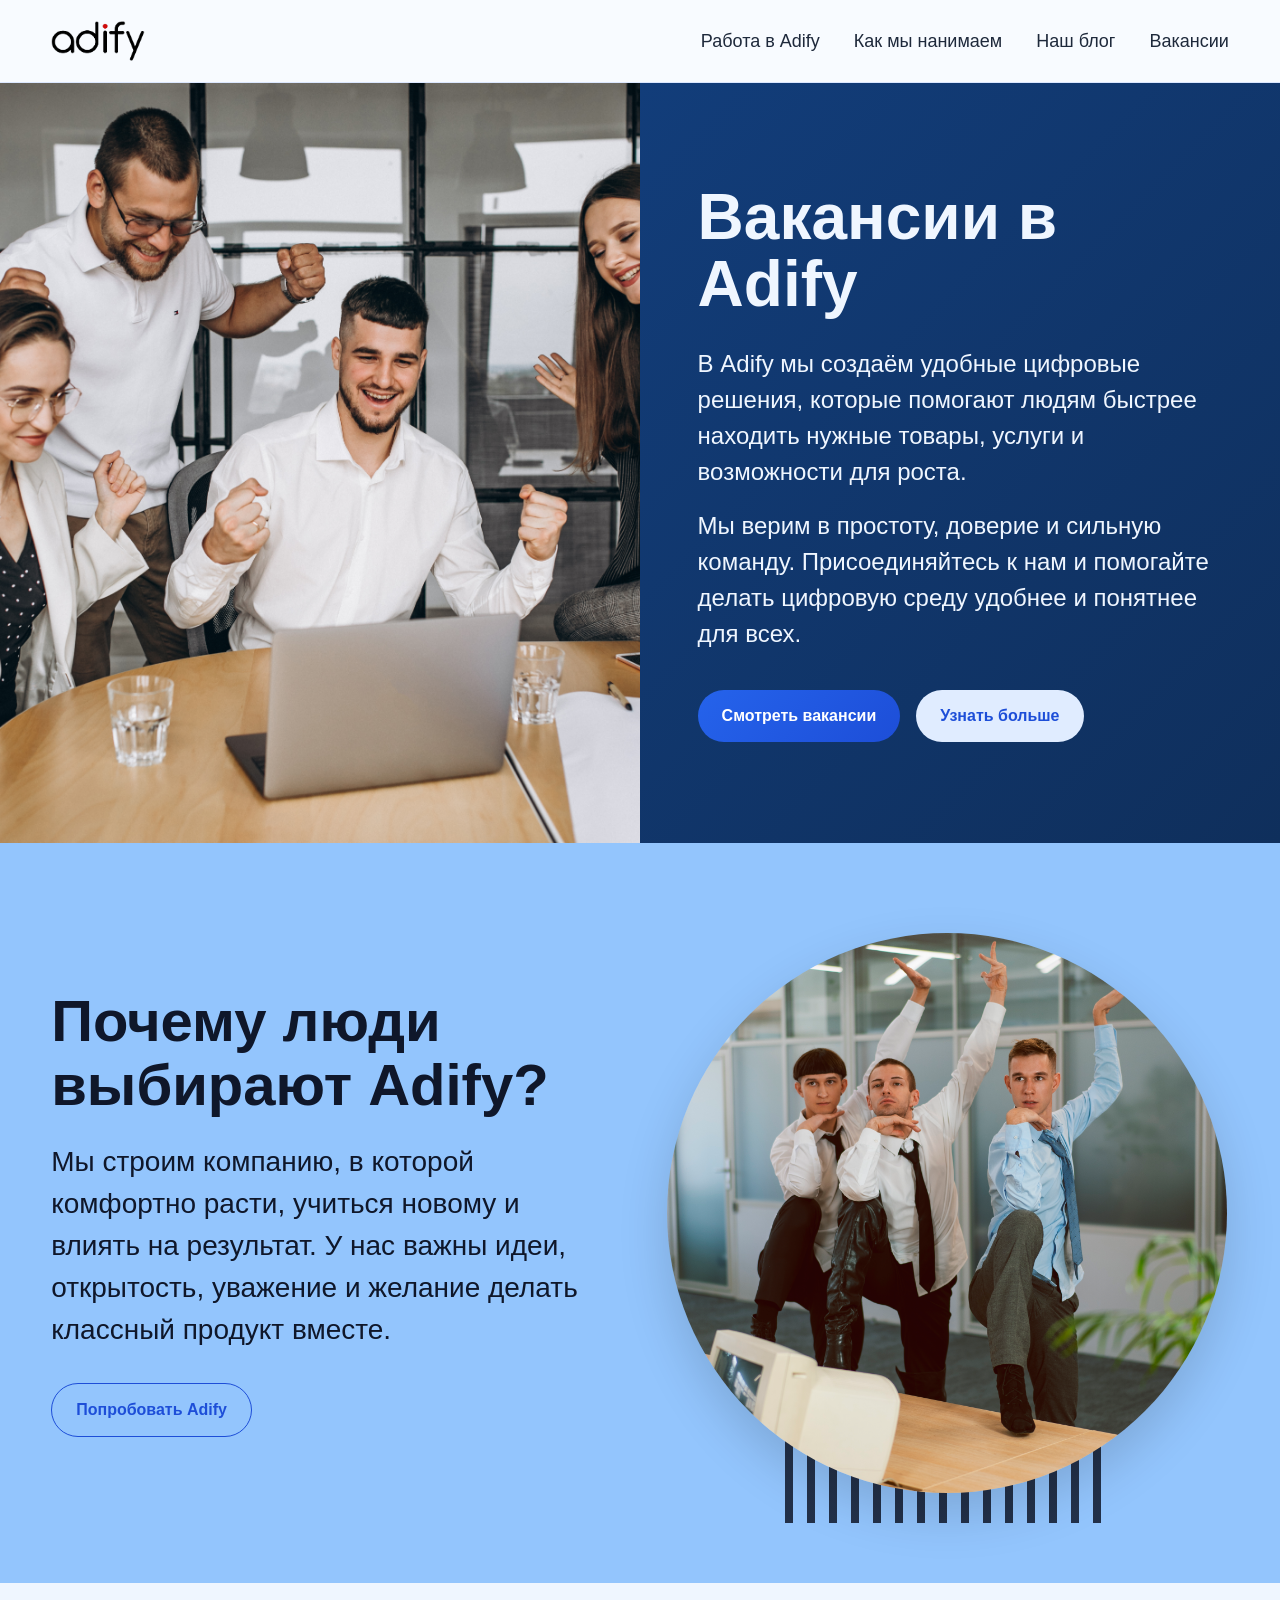
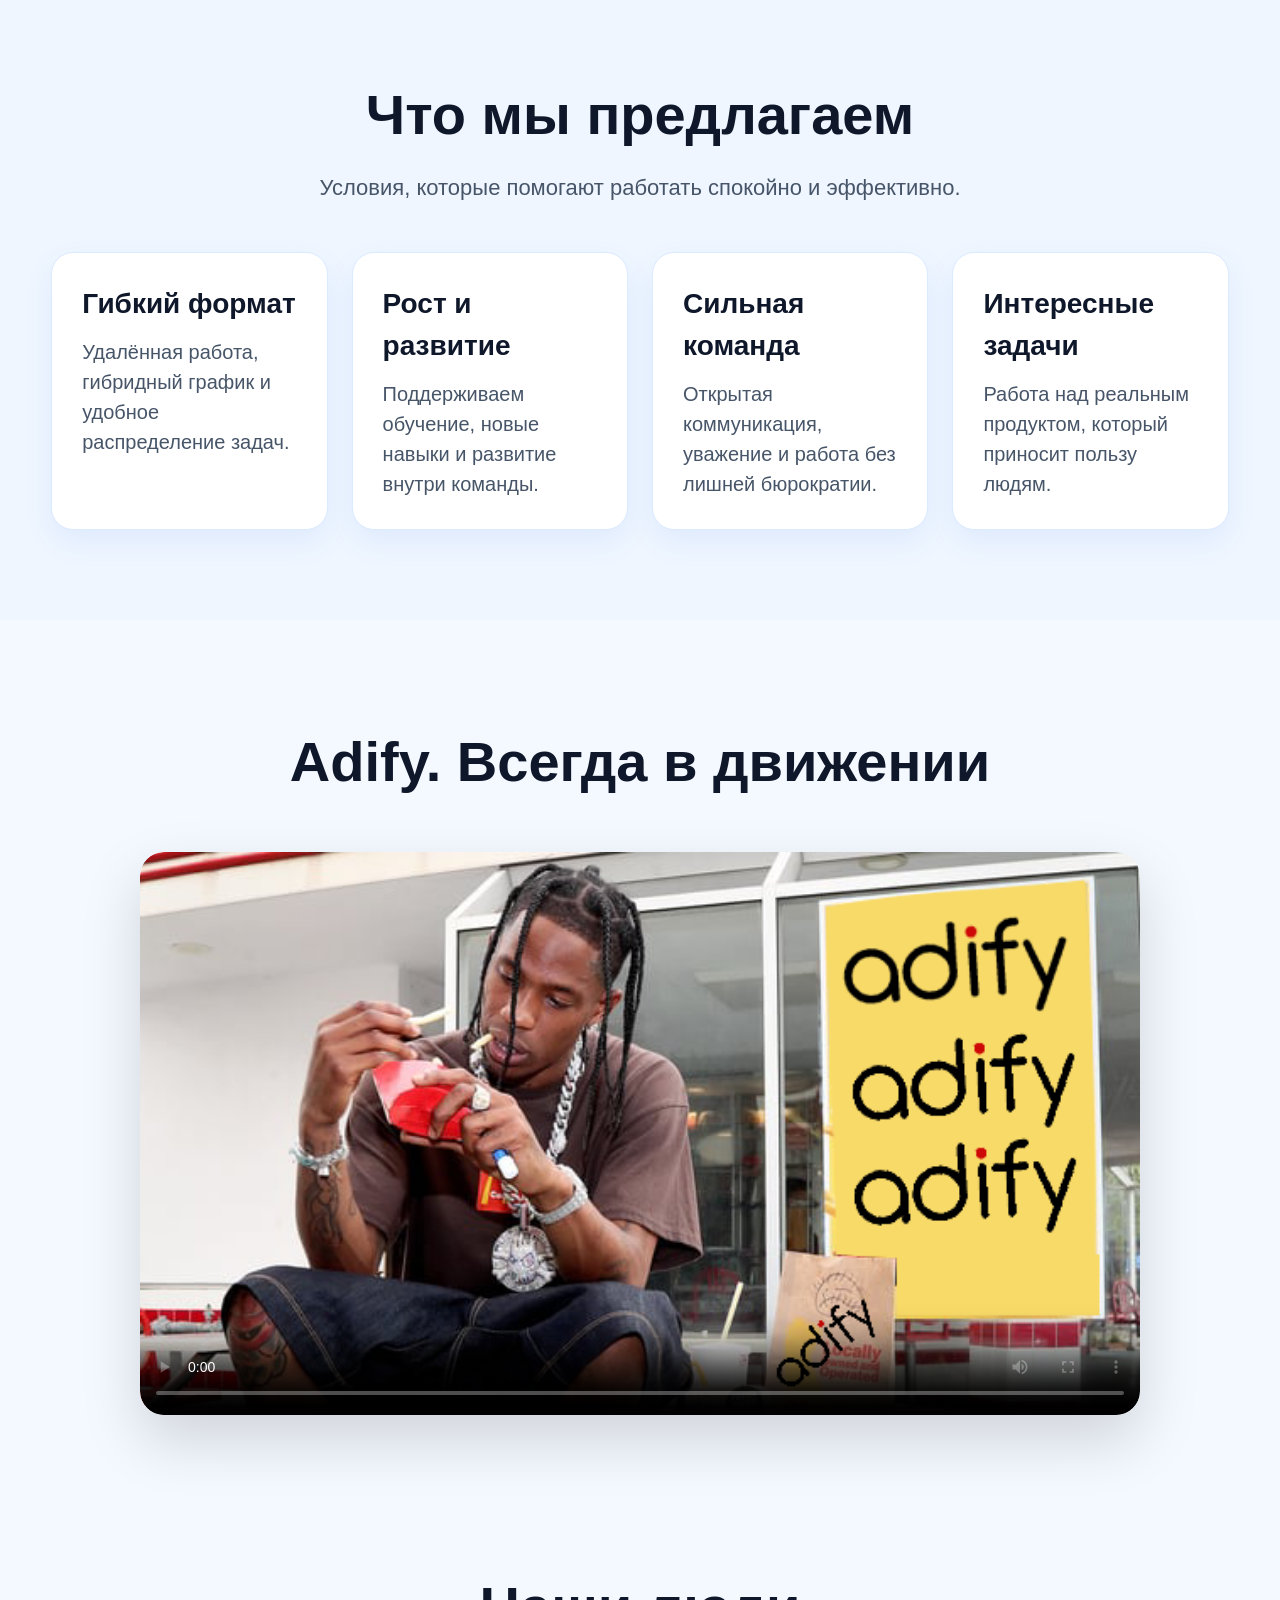
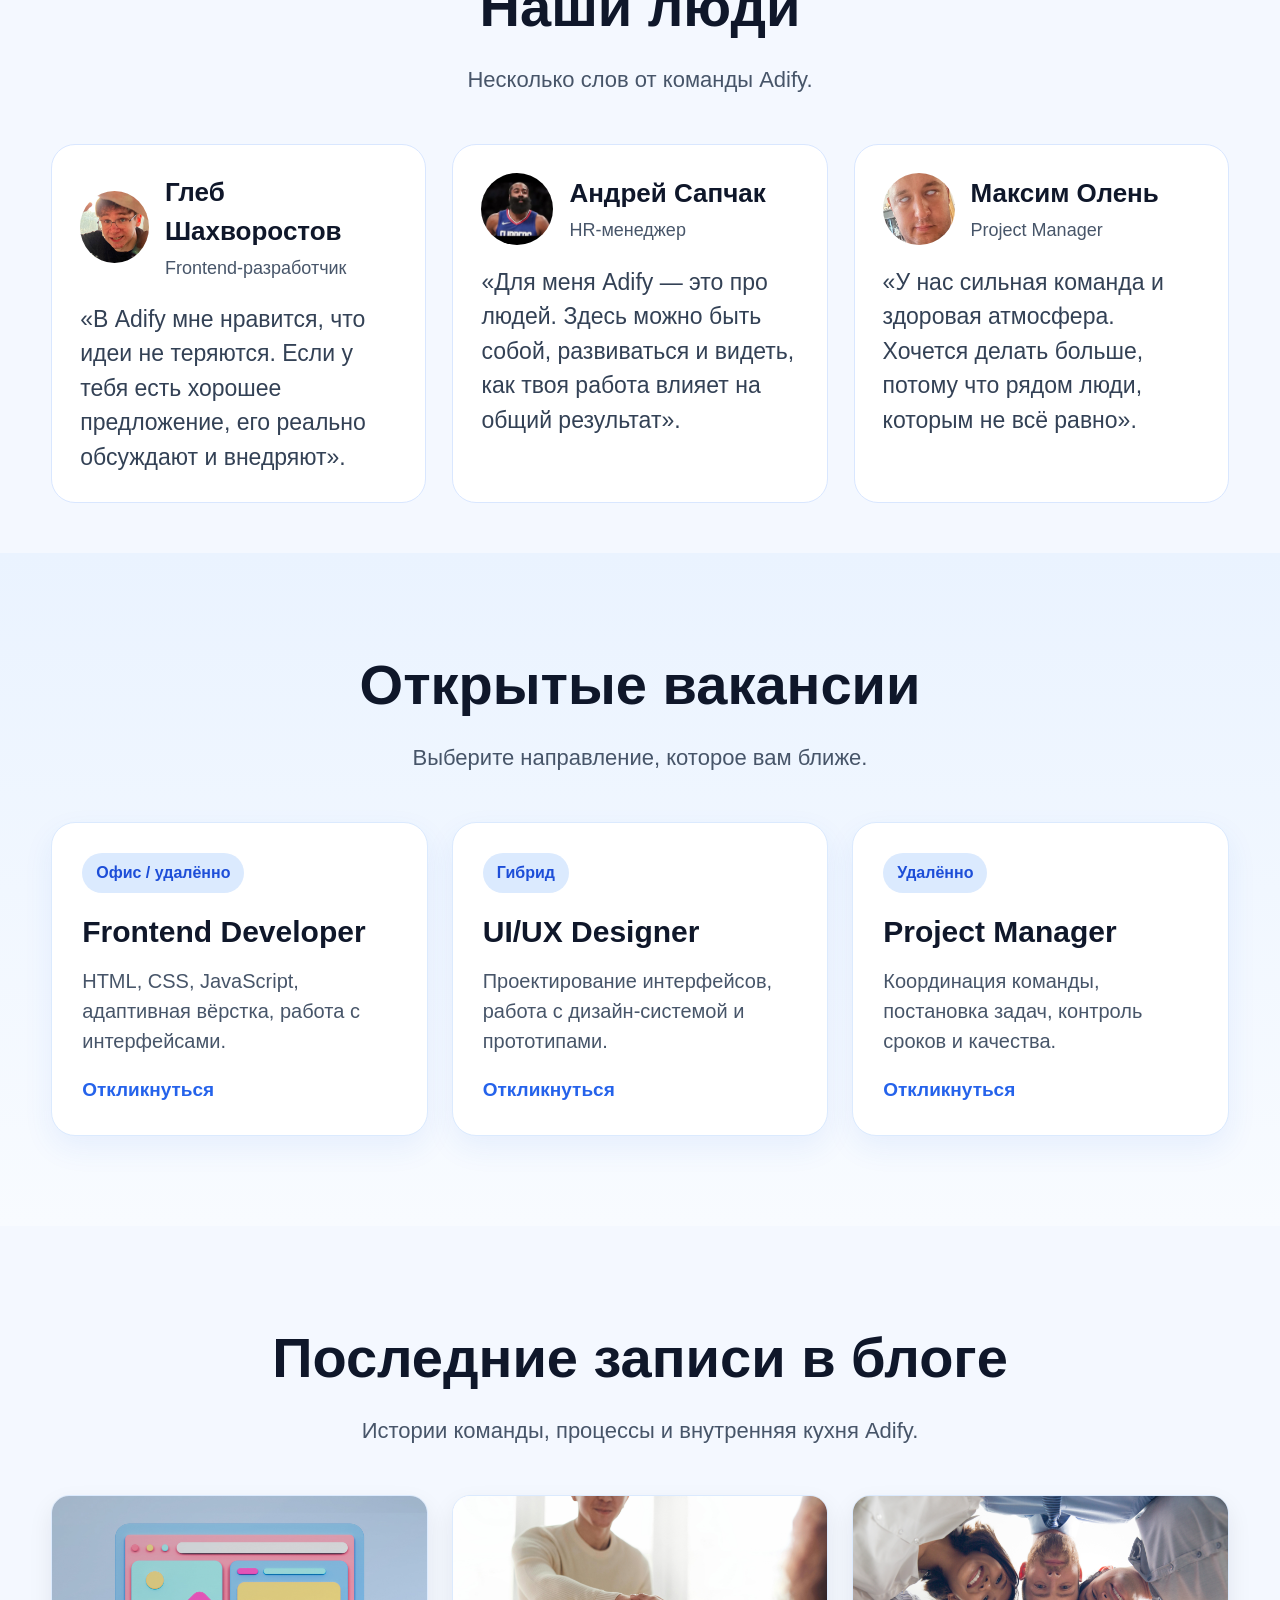
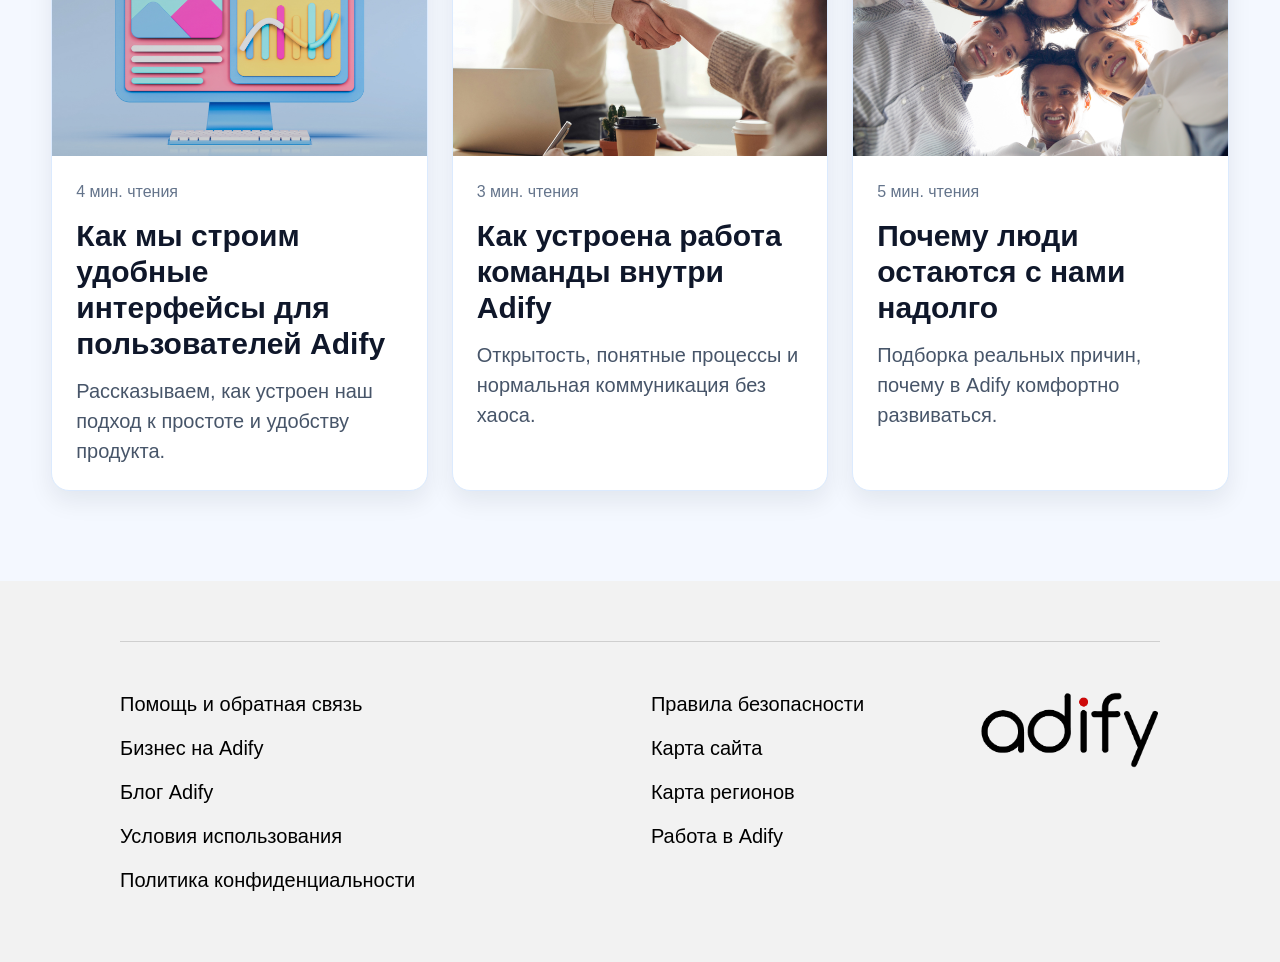
<file: pages/job.html>
<!DOCTYPE html>
<html lang="ru">
<head>
    <meta charset="UTF-8">
    <meta name="viewport" content="width=device-width, initial-scale=1.0">
    <title>Работа в Adify</title>

    <link rel="stylesheet" href="../css/job.css">
    <link rel="icon" type="image/png" sizes="16x16" href="../img/favicon5.png">
    <link rel="icon" type="image/png" sizes="32x32" href="../img/favicon5.png">
    <link rel="icon" type="image/png" sizes="48x48" href="../img/favicon5.png">
</head>
<body>

    <header class="header">
        <div class="container nav">
            <div class="nav-left">
                <a href="../index.html" class="logo">
                    <img src="../img/adify-logo.png" alt="logo">
                </a>
            </div>

            <nav class="nav-right">
                <a href="#about">Работа в Adify</a>
                <a href="#culture">Как мы нанимаем</a>
                <a href="#blog">Наш блог</a>
                <a href="#jobs">Вакансии</a>
            </nav>
        </div>
    </header>

    <main>
        <section class="hero" id="about">
            <div class="hero-left">
                <img src="../img/people.jpg" alt="Команда Adify">
            </div>

            <div class="hero-right">
                <h1>Вакансии в Adify</h1>
                <p>
                    В Adify мы создаём удобные цифровые решения, которые помогают людям
                    быстрее находить нужные товары, услуги и возможности для роста.
                </p>
                <p>
                    Мы верим в простоту, доверие и сильную команду. Присоединяйтесь к нам
                    и помогайте делать цифровую среду удобнее и понятнее для всех.
                </p>

                <div class="hero-actions">
                    <a href="#jobs" class="btn btn-primary">Смотреть вакансии</a>
                    <a href="#culture" class="btn btn-secondary">Узнать больше</a>
                </div>
            </div>
        </section>

        <section class="reasons" id="culture">
            <div class="container reasons-wrap">
                <div class="reasons-text">
                    <h2>Почему люди выбирают Adify?</h2>
                    <p>
                        Мы строим компанию, в которой комфортно расти, учиться новому
                        и влиять на результат. У нас важны идеи, открытость, уважение
                        и желание делать классный продукт вместе.
                    </p>
                    <a href="../index.html" class="btn btn-outline">Попробовать Adify</a>
                </div>

                <div class="reasons-visual">
                    <div class="circle-image">
                        <img src="../img/people2.jpg" alt="Команда Adify в офисе">
                    </div>
                    <div class="lines"></div>
                </div>
            </div>
        </section>

        <section class="features">
            <div class="container">
                <div class="section-head">
                    <h2>Что мы предлагаем</h2>
                    <p>Условия, которые помогают работать спокойно и эффективно.</p>
                </div>

                <div class="features-grid">
                    <article class="feature-card">
                        <h3>Гибкий формат</h3>
                        <p>Удалённая работа, гибридный график и удобное распределение задач.</p>
                    </article>

                    <article class="feature-card">
                        <h3>Рост и развитие</h3>
                        <p>Поддерживаем обучение, новые навыки и развитие внутри команды.</p>
                    </article>

                    <article class="feature-card">
                        <h3>Сильная команда</h3>
                        <p>Открытая коммуникация, уважение и работа без лишней бюрократии.</p>
                    </article>

                    <article class="feature-card">
                        <h3>Интересные задачи</h3>
                        <p>Работа над реальным продуктом, который приносит пользу людям.</p>
                    </article>
                </div>
            </div>
        </section>

        <section class="video-section">
        <div class="container">
                <div class="section-head">
                <h2>Adify. Всегда в движении</h2>
                </div>

                <div class="video-wrapper">
                <video controls poster="../img/travis.png">
                        <source src="../img/Travis Scott, Tyla, Vybz Kartel - PBT (Official Music Video).mp4" type="video/mp4">
                        Ваш браузер не поддерживает видео.
                </video>
                </div>
        </div>
        </section>

        <section class="people">
            <div class="container">
                <div class="section-head">
                    <h2>Наши люди</h2>
                    <p>Несколько слов от команды Adify.</p>
                </div>

                <div class="people-grid">
                    <article class="person-card">
                        <div class="person-top">
                            <img src="../img/gleb.jpg" alt="Глеб Шахворостов">
                            <div>
                                <h3>Глеб Шахворостов</h3>
                                <span>Frontend-разработчик</span>
                            </div>
                        </div>
                        <p>
                            «В Adify мне нравится, что идеи не теряются. Если у тебя есть
                            хорошее предложение, его реально обсуждают и внедряют».
                        </p>
                    </article>

                    <article class="person-card">
                        <div class="person-top">
                            <img src="../img/harden.jpg" alt="Алина Серикова">
                            <div>
                                <h3>Андрей Сапчак</h3>
                                <span>HR-менеджер</span>
                            </div>
                        </div>
                        <p>
                            «Для меня Adify — это про людей. Здесь можно быть собой,
                            развиваться и видеть, как твоя работа влияет на общий результат».
                        </p>
                    </article>

                    <article class="person-card">
                        <div class="person-top">
                            <img src="../img/feduc.jpg" alt="Максим Оралов">
                            <div>
                                <h3>Максим Олень</h3>
                                <span>Project Manager</span>
                            </div>
                        </div>
                        <p>
                            «У нас сильная команда и здоровая атмосфера. Хочется делать
                            больше, потому что рядом люди, которым не всё равно».
                        </p>
                    </article>
                </div>
            </div>
        </section>

        <section class="jobs" id="jobs">
            <div class="container">
                <div class="section-head">
                    <h2>Открытые вакансии</h2>
                    <p>Выберите направление, которое вам ближе.</p>
                </div>

                <div class="jobs-grid">
                    <article class="job-card">
                        <span class="job-tag">Офис / удалённо</span>
                        <h3>Frontend Developer</h3>
                        <p>HTML, CSS, JavaScript, адаптивная вёрстка, работа с интерфейсами.</p>
                        <a href="#" class="job-link">Откликнуться</a>
                    </article>

                    <article class="job-card">
                        <span class="job-tag">Гибрид</span>
                        <h3>UI/UX Designer</h3>
                        <p>Проектирование интерфейсов, работа с дизайн-системой и прототипами.</p>
                        <a href="#" class="job-link">Откликнуться</a>
                    </article>

                    <article class="job-card">
                        <span class="job-tag">Удалённо</span>
                        <h3>Project Manager</h3>
                        <p>Координация команды, постановка задач, контроль сроков и качества.</p>
                        <a href="#" class="job-link">Откликнуться</a>
                    </article>
                </div>
            </div>
        </section>

        <section class="blog" id="blog">
            <div class="container">
                <div class="section-head">
                    <h2>Последние записи в блоге</h2>
                    <p>Истории команды, процессы и внутренняя кухня Adify.</p>
                </div>

                <div class="blog-grid">
                    <article class="blog-card">
                        <img src="../img/interfeys.jpg" alt="Блог Adify">
                        <div class="blog-content">
                            <span>4 мин. чтения</span>
                            <h3>Как мы строим удобные интерфейсы для пользователей Adify</h3>
                            <p>Рассказываем, как устроен наш подход к простоте и удобству продукта.</p>
                        </div>
                    </article>

                    <article class="blog-card">
                        <img src="../img/job-photo.jpg" alt="Команда Adify">
                        <div class="blog-content">
                            <span>3 мин. чтения</span>
                            <h3>Как устроена работа команды внутри Adify</h3>
                            <p>Открытость, понятные процессы и нормальная коммуникация без хаоса.</p>
                        </div>
                    </article>

                    <article class="blog-card">
                        <img src="../img/people3.jpg" alt="Истории Adify">
                        <div class="blog-content">
                            <span>5 мин. чтения</span>
                            <h3>Почему люди остаются с нами надолго</h3>
                            <p>Подборка реальных причин, почему в Adify комфортно развиваться.</p>
                        </div>
                    </article>
                </div>
            </div>
        </section>
    </main>

    <footer>
  	<hr>

		<div class="footer-row">
			<ul class="left-foot">
				<li><a href="">Помощь и обратная связь</a></li>
				<li><a href="./pages/busines.html">Бизнес на Adify</a></li>
				<li><a href="">Блог Adify</a></li>
				<li><a href="..pages/policy.html">Условия использования</a></li>
				<li><a href="../pages/policy.html">Политика конфиденциальности</a></li>
			</ul>

			<ul class="right-foot">
				<li><a href="">Правила безопасности</a></li>
				<li><a href="https://hexly.kz/">Карта сайта</a></li>
				<li><a href="https://2gis.kz/almaty/search/%D0%9A%D0%BE%D0%BB%D0%BB%D0%B5%D0%B4%D0%B6%20%D0%A5%D0%B5%D0%BA%D1%81%D0%BB%D0%B5%D1%82/firm/70000001075096823/76.933625%2C43.266721?m=76.893175%2C43.218359%2F11.72">Карта регионов</a></li>
				<li><a href="../pages/job.html">Работа в Adify</a></li>
			</ul>

		<img src="../img/adify-logo.png" alt="logo" class="footer-logo">
		</div>
</footer>

    
</body>
</html>
</file>
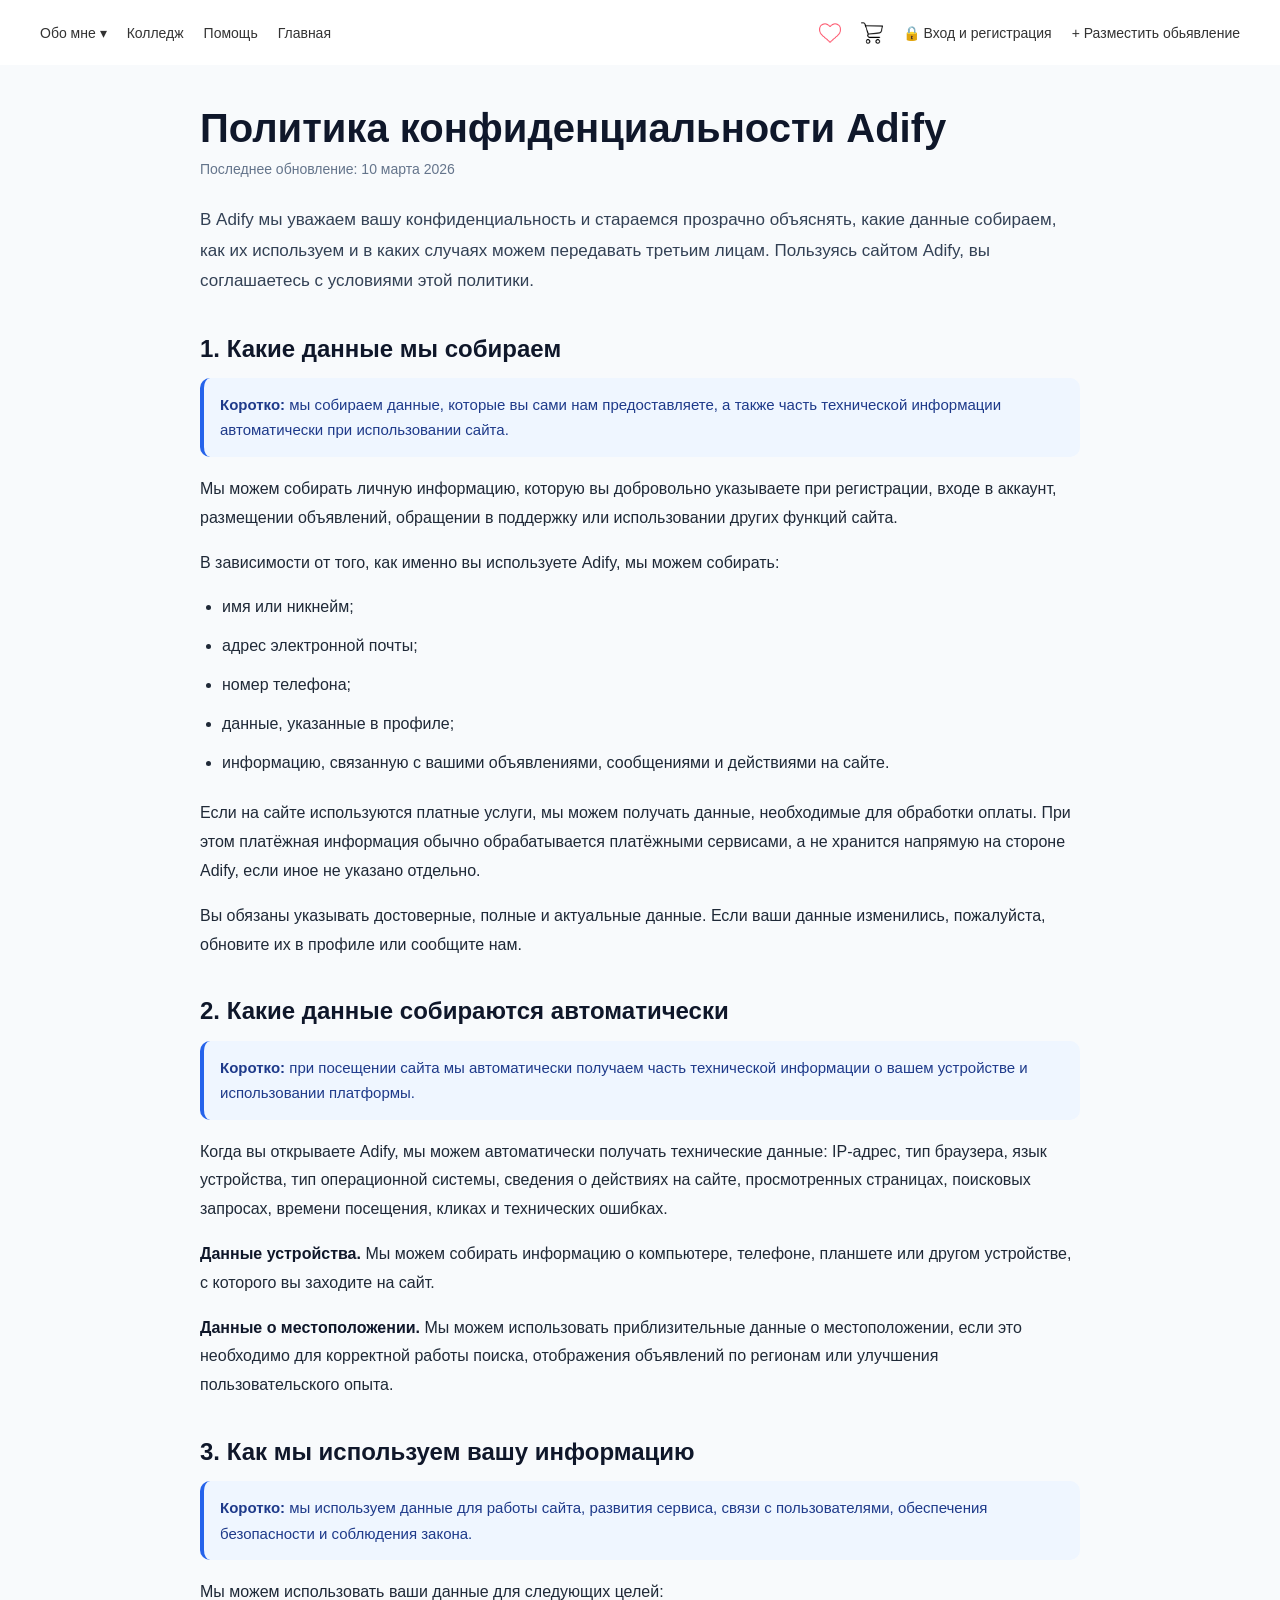
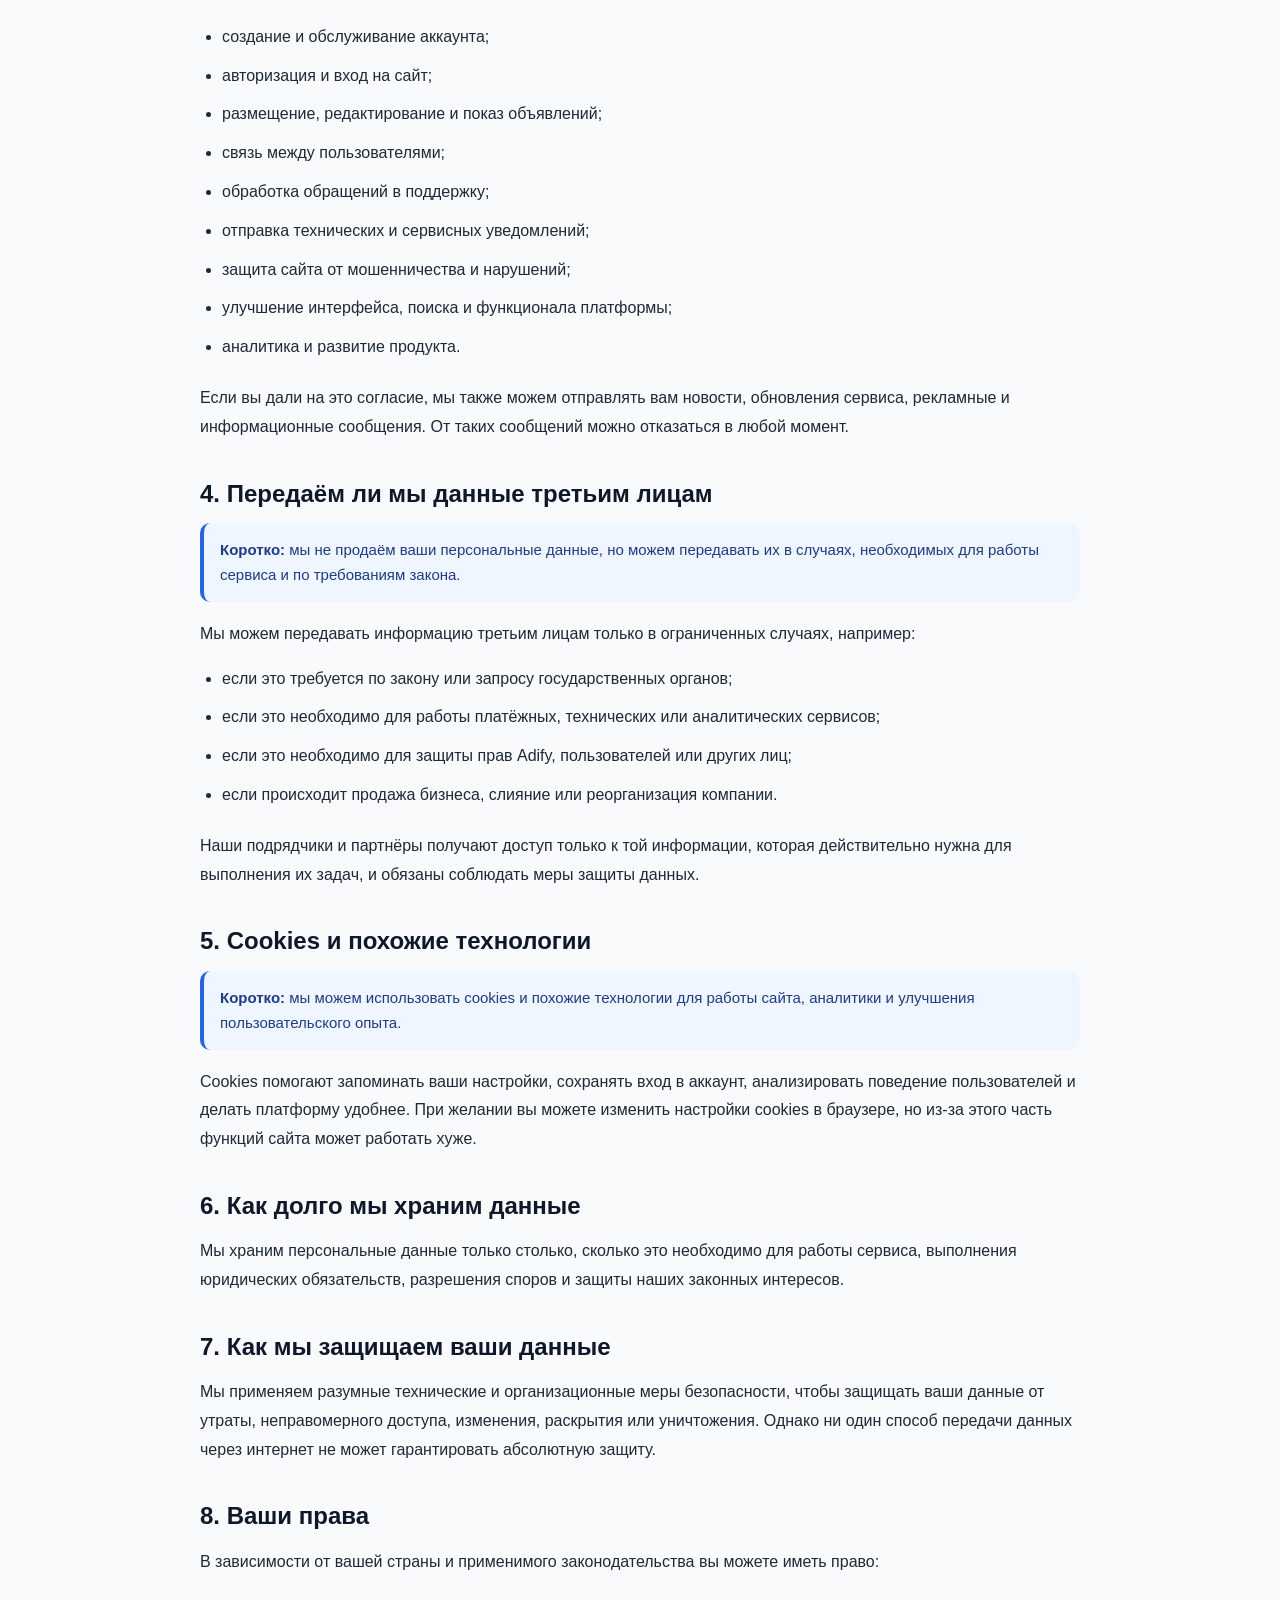
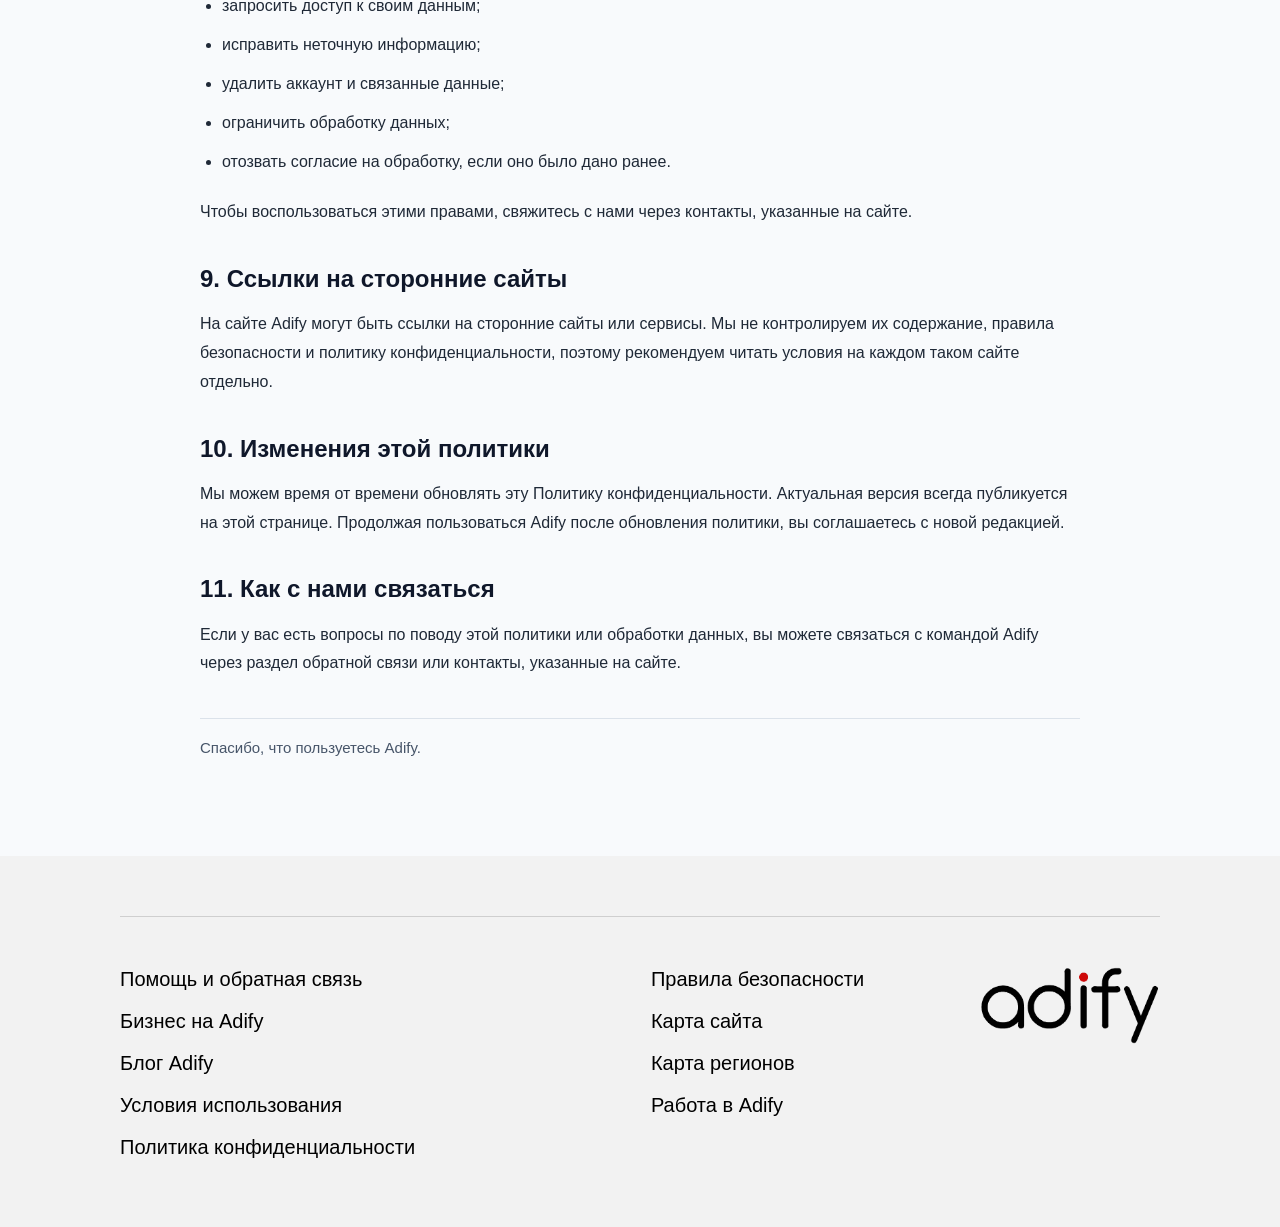
<file: pages/policy.html>
<!DOCTYPE html>
<html lang="en">
<head>
        <meta charset="UTF-8">
        <meta name="viewport" content="width=device-width, initial-scale=1.0">
        <title>Политика</title>
        <link rel="icon" type="image/png" sizes="16x16" href="../img/favicon5.png">
<link rel="icon" type="image/png" sizes="32x32" href="../img/favicon5.png">
<link rel="icon" type="image/png" sizes="48x48" href="../img/favicon5.png">
        <link rel="stylesheet" href="../css/policy.css">
	<script src="../js/storage.js" defer></script>
	<script src="../js/main.js" defer></script>
</head>
<body>
         <header>
        <div class="top-bar" id="top-bar">
		<div class="top-bar-left">
			<div class="top-item dropdown">
  			<a class="trigger" href="#">Обо мне ▾</a>
  				<div class="menu">
					 <a href="#" class="top-hover">Телеграмм</a>
   					 <a href="#" class="top-hover">Инстаграм</a>
    					<a href="#" class="top-hover">Гит</a>
 				 </div>
			</div>
				<a href="https://hexly.kz/" target="_blank">Колледж</a>
				<a href="#">Помощь</a>
                                <a href="../index.html">Главная</a>
		</div>	
		<div class="top-bar-right">
			<a href="../pages/favoirite.html" class="icon-btn">
  				<img src="../img/heart.png" alt="Лайки" class="icon normal">
  				<img src="../img/heart-hover.png" alt="Лайки" class="icon hover">
			</a>

			<a href="../pages/corzina.html" class="icon-btn">
				<img src="../img/cart.png" alt="Корзина" class="icon normal">
				<img src="../img/cart-hover.png" alt="Корзина" class="icon hover">
			</a>
				<a href="../pages/registr.html" class="top-hover"> <span style="color: rgb(118, 118, 118);">&#128274;</span> Вход и регистрация</a>
				<a href="../pages/create-product.html" class="top-hover">+ Разместить обьявление</a>
		</div>	
	</div>

<main class="policy">
  <div class="policy__container">

    <h1 class="policy__title">Политика конфиденциальности Adify</h1>
    <p class="policy__date">Последнее обновление: 10 марта 2026</p>

    <p class="policy__intro">
      В Adify мы уважаем вашу конфиденциальность и стараемся прозрачно объяснять,
      какие данные собираем, как их используем и в каких случаях можем передавать
      третьим лицам. Пользуясь сайтом Adify, вы соглашаетесь с условиями этой политики.
    </p>

    <h2 class="policy__h2">1. Какие данные мы собираем</h2>

    <p class="policy__lead">
      <span>Коротко:</span> мы собираем данные, которые вы сами нам предоставляете,
      а также часть технической информации автоматически при использовании сайта.
    </p>

    <p class="policy__p">
      Мы можем собирать личную информацию, которую вы добровольно указываете при
      регистрации, входе в аккаунт, размещении объявлений, обращении в поддержку
      или использовании других функций сайта.
    </p>

    <p class="policy__p">
      В зависимости от того, как именно вы используете Adify, мы можем собирать:
    </p>

    <ul class="policy__list">
      <li>имя или никнейм;</li>
      <li>адрес электронной почты;</li>
      <li>номер телефона;</li>
      <li>данные, указанные в профиле;</li>
      <li>информацию, связанную с вашими объявлениями, сообщениями и действиями на сайте.</li>
    </ul>

    <p class="policy__p">
      Если на сайте используются платные услуги, мы можем получать данные,
      необходимые для обработки оплаты. При этом платёжная информация обычно
      обрабатывается платёжными сервисами, а не хранится напрямую на стороне Adify,
      если иное не указано отдельно.
    </p>

    <p class="policy__p">
      Вы обязаны указывать достоверные, полные и актуальные данные. Если ваши данные
      изменились, пожалуйста, обновите их в профиле или сообщите нам.
    </p>

    <h2 class="policy__h2">2. Какие данные собираются автоматически</h2>

    <p class="policy__lead">
      <span>Коротко:</span> при посещении сайта мы автоматически получаем часть
      технической информации о вашем устройстве и использовании платформы.
    </p>

    <p class="policy__p">
      Когда вы открываете Adify, мы можем автоматически получать технические данные:
      IP-адрес, тип браузера, язык устройства, тип операционной системы, сведения
      о действиях на сайте, просмотренных страницах, поисковых запросах, времени
      посещения, кликах и технических ошибках.
    </p>

    <p class="policy__p">
      <span class="policy__em">Данные устройства.</span>
      Мы можем собирать информацию о компьютере, телефоне, планшете или другом
      устройстве, с которого вы заходите на сайт.
    </p>

    <p class="policy__p">
      <span class="policy__em">Данные о местоположении.</span>
      Мы можем использовать приблизительные данные о местоположении, если это
      необходимо для корректной работы поиска, отображения объявлений по регионам
      или улучшения пользовательского опыта.
    </p>

    <h2 class="policy__h2">3. Как мы используем вашу информацию</h2>

    <p class="policy__lead">
      <span>Коротко:</span> мы используем данные для работы сайта, развития сервиса,
      связи с пользователями, обеспечения безопасности и соблюдения закона.
    </p>

    <p class="policy__p">Мы можем использовать ваши данные для следующих целей:</p>

    <ul class="policy__list">
      <li>создание и обслуживание аккаунта;</li>
      <li>авторизация и вход на сайт;</li>
      <li>размещение, редактирование и показ объявлений;</li>
      <li>связь между пользователями;</li>
      <li>обработка обращений в поддержку;</li>
      <li>отправка технических и сервисных уведомлений;</li>
      <li>защита сайта от мошенничества и нарушений;</li>
      <li>улучшение интерфейса, поиска и функционала платформы;</li>
      <li>аналитика и развитие продукта.</li>
    </ul>

    <p class="policy__p">
      Если вы дали на это согласие, мы также можем отправлять вам новости,
      обновления сервиса, рекламные и информационные сообщения. От таких сообщений
      можно отказаться в любой момент.
    </p>

    <h2 class="policy__h2">4. Передаём ли мы данные третьим лицам</h2>

    <p class="policy__lead">
      <span>Коротко:</span> мы не продаём ваши персональные данные, но можем
      передавать их в случаях, необходимых для работы сервиса и по требованиям закона.
    </p>

    <p class="policy__p">
      Мы можем передавать информацию третьим лицам только в ограниченных случаях,
      например:
    </p>

    <ul class="policy__list">
      <li>если это требуется по закону или запросу государственных органов;</li>
      <li>если это необходимо для работы платёжных, технических или аналитических сервисов;</li>
      <li>если это необходимо для защиты прав Adify, пользователей или других лиц;</li>
      <li>если происходит продажа бизнеса, слияние или реорганизация компании.</li>
    </ul>

    <p class="policy__p">
      Наши подрядчики и партнёры получают доступ только к той информации, которая
      действительно нужна для выполнения их задач, и обязаны соблюдать меры защиты данных.
    </p>

    <h2 class="policy__h2">5. Cookies и похожие технологии</h2>

    <p class="policy__lead">
      <span>Коротко:</span> мы можем использовать cookies и похожие технологии
      для работы сайта, аналитики и улучшения пользовательского опыта.
    </p>

    <p class="policy__p">
      Cookies помогают запоминать ваши настройки, сохранять вход в аккаунт,
      анализировать поведение пользователей и делать платформу удобнее.
      При желании вы можете изменить настройки cookies в браузере, но из-за этого
      часть функций сайта может работать хуже.
    </p>

    <h2 class="policy__h2">6. Как долго мы храним данные</h2>

    <p class="policy__p">
      Мы храним персональные данные только столько, сколько это необходимо для
      работы сервиса, выполнения юридических обязательств, разрешения споров
      и защиты наших законных интересов.
    </p>

    <h2 class="policy__h2">7. Как мы защищаем ваши данные</h2>

    <p class="policy__p">
      Мы применяем разумные технические и организационные меры безопасности,
      чтобы защищать ваши данные от утраты, неправомерного доступа, изменения,
      раскрытия или уничтожения. Однако ни один способ передачи данных через
      интернет не может гарантировать абсолютную защиту.
    </p>

    <h2 class="policy__h2">8. Ваши права</h2>

    <p class="policy__p">
      В зависимости от вашей страны и применимого законодательства вы можете иметь право:
    </p>

    <ul class="policy__list">
      <li>запросить доступ к своим данным;</li>
      <li>исправить неточную информацию;</li>
      <li>удалить аккаунт и связанные данные;</li>
      <li>ограничить обработку данных;</li>
      <li>отозвать согласие на обработку, если оно было дано ранее.</li>
    </ul>

    <p class="policy__p">
      Чтобы воспользоваться этими правами, свяжитесь с нами через контакты,
      указанные на сайте.
    </p>

    <h2 class="policy__h2">9. Ссылки на сторонние сайты</h2>

    <p class="policy__p">
      На сайте Adify могут быть ссылки на сторонние сайты или сервисы. Мы не
      контролируем их содержание, правила безопасности и политику конфиденциальности,
      поэтому рекомендуем читать условия на каждом таком сайте отдельно.
    </p>

    <h2 class="policy__h2">10. Изменения этой политики</h2>

    <p class="policy__p">
      Мы можем время от времени обновлять эту Политику конфиденциальности. Актуальная
      версия всегда публикуется на этой странице. Продолжая пользоваться Adify после
      обновления политики, вы соглашаетесь с новой редакцией.
    </p>

    <h2 class="policy__h2">11. Как с нами связаться</h2>

    <p class="policy__p">
      Если у вас есть вопросы по поводу этой политики или обработки данных,
      вы можете связаться с командой Adify через раздел обратной связи или
      контакты, указанные на сайте.
    </p>

    <hr class="policy__divider">

    <p class="policy__footer">
      Спасибо, что пользуетесь Adify.
    </p>

  </div>
</main>


        <footer>
  	<hr>

		<div class="footer-row">
			<ul class="left-foot">
				<li><a href="">Помощь и обратная связь</a></li>
				<li><a href="./pages/busines.html">Бизнес на Adify</a></li>
				<li><a href="">Блог Adify</a></li>
				<li><a href="..pages/policy.html">Условия использования</a></li>
				<li><a href="../pages/policy.html">Политика конфиденциальности</a></li>
			</ul>

			<ul class="right-foot">
				<li><a href="">Правила безопасности</a></li>
				<li><a href="">Карта сайта</a></li>
				<li><a href="">Карта регионов</a></li>
				<li><a href="">Работа в Adify</a></li>
			</ul>

		<img src="../img/adify-logo.png" alt="logo" class="footer-logo">
		</div>
</footer>
</body>
</html>
</file>
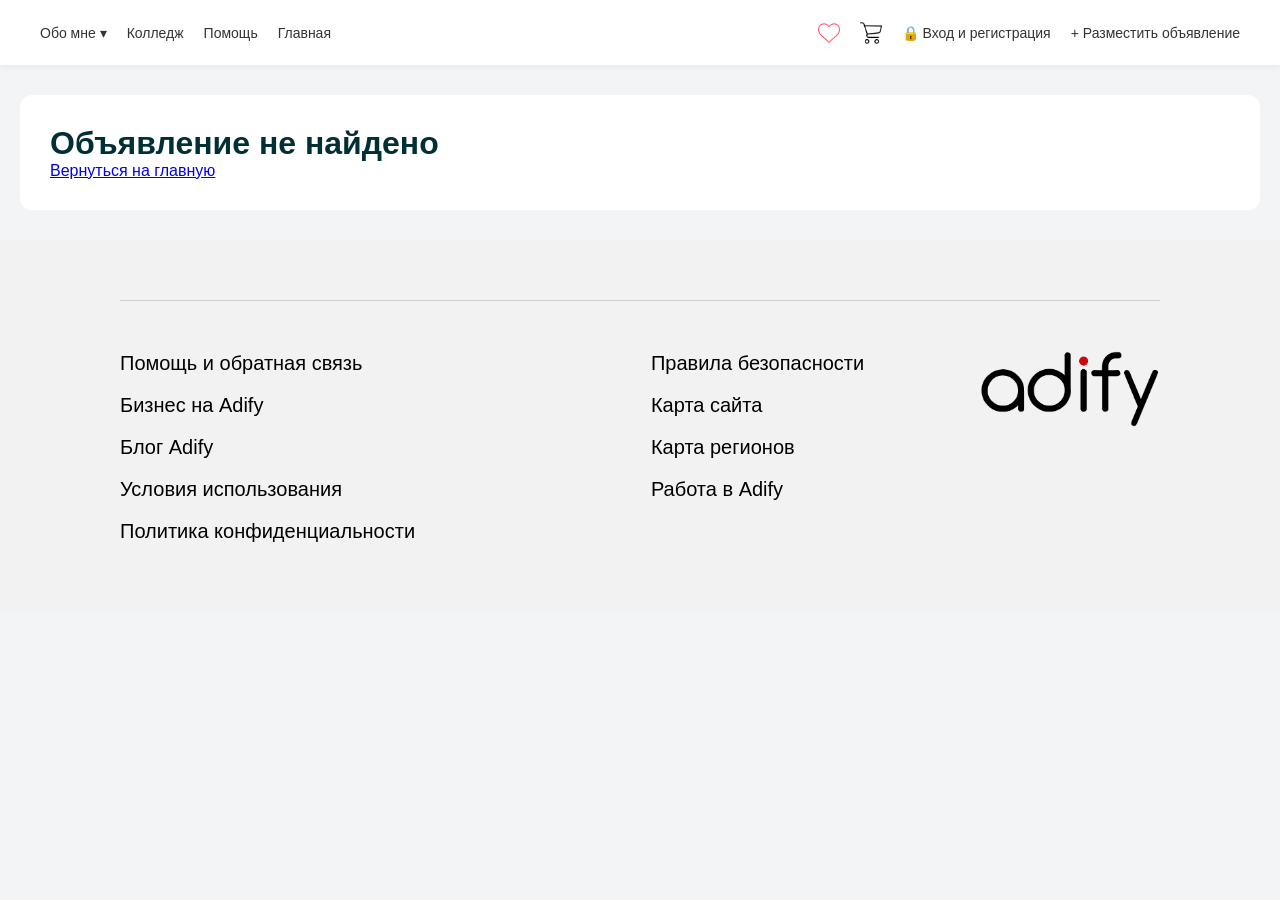
<file: pages/product.html>
<!DOCTYPE html>
<html lang="ru">
<head>
  <meta charset="UTF-8" />
  <meta name="viewport" content="width=device-width, initial-scale=1.0" />
  <title>Объявление</title>
  <link rel="icon" type="image/png" sizes="16x16" href="../img/favicon5.png">
  <link rel="icon" type="image/png" sizes="32x32" href="../img/favicon5.png">
  <link rel="icon" type="image/png" sizes="48x48" href="../img/favicon5.png">
  <link rel="stylesheet" href="../css/product-page.css" />
  <script src="../js/storage.js" defer></script>
  <script src="../js/product.js" defer></script>
  <script src="../js/main.js" defer></script>
  <script src="../js/product-page.js" defer></script>
</head>
<body>

<header>
  <div class="top-bar" id="top-bar">
    <div class="top-bar-left">
      <div class="top-item dropdown">
        <a class="trigger" href="#">Обо мне ▾</a>
        <div class="menu">
          <a href="#" class="top-hover">Телеграмм</a>
          <a href="#" class="top-hover">Инстаграм</a>
          <a href="#" class="top-hover">Гит</a>
        </div>
      </div>

      <a href="https://hexly.kz/" target="_blank">Колледж</a>
      <a href="#">Помощь</a>
      <a href="../index.html">Главная</a>
    </div>

    <div class="top-bar-right">
      <a href="../pages/favoirite.html" class="icon-btn">
        <img src="../img/heart.png" alt="Лайки" class="icon normal">
        <img src="../img/heart-hover.png" alt="Лайки" class="icon hover">
      </a>

      <a href="../pages/corzina.html" class="icon-btn">
        <img src="../img/cart.png" alt="Корзина" class="icon normal">
        <img src="../img/cart-hover.png" alt="Корзина" class="icon hover">
      </a>

      <div id="authArea">
        <a href="../pages/registr.html" class="top-hover">
          <span style="color: rgb(118, 118, 118);">&#128274;</span>
          Вход и регистрация
        </a>
      </div>

      <a href="../pages/create-product.html" class="top-hover">+ Разместить объявление</a>
    </div>
  </div>
</header>

<main class="product-page">
  <div id="productPage"></div>
</main>

<footer>
  <hr>
  <div class="footer-row">
    <ul class="left-foot">
      <li><a href="">Помощь и обратная связь</a></li>
      <li><a href="./pages/busines.html">Бизнес на Adify</a></li>
      <li><a href="">Блог Adify</a></li>
      <li><a href="../pages/policy.html">Условия использования</a></li>
      <li><a href="../pages/policy.html">Политика конфиденциальности</a></li>
    </ul>

    <ul class="right-foot">
      <li><a href="">Правила безопасности</a></li>
      <li><a href="">Карта сайта</a></li>
      <li><a href="">Карта регионов</a></li>
      <li><a href="">Работа в Adify</a></li>
    </ul>

    <img src="../img/adify-logo.png" alt="logo" class="footer-logo">
  </div>
</footer>

</body>
</html>
</file>
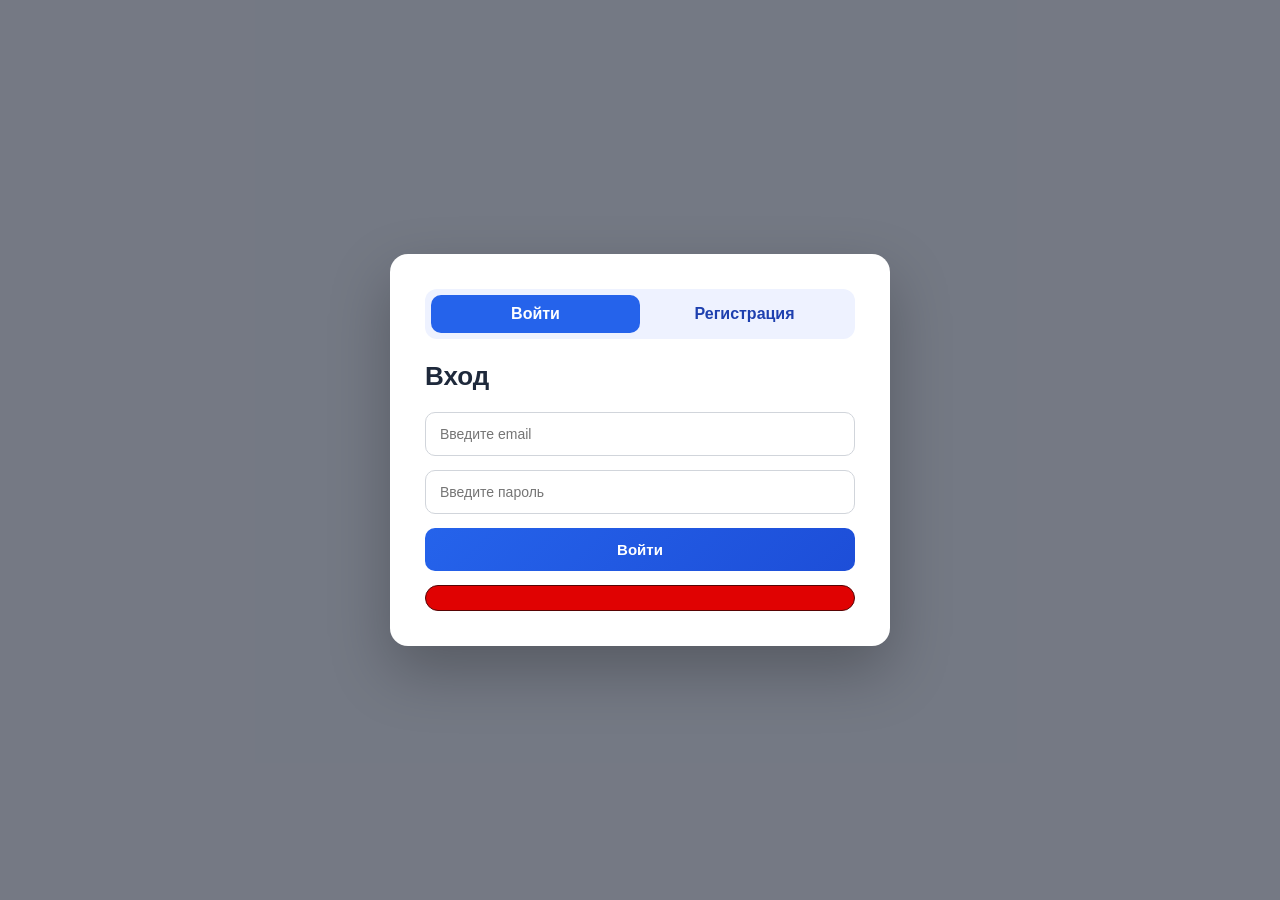
<file: pages/registr.html>
<!DOCTYPE html>
<html lang="en">
<head>
        <meta charset="UTF-8">
        <meta name="viewport" content="width=device-width, initial-scale=1.0">
        <title>Регистрация</title>
         <link rel="stylesheet" href="../css/registr.css">
         	<link rel="icon" type="image/png" sizes="16x16" href="../img/favicon5.png">
<link rel="icon" type="image/png" sizes="32x32" href="../img/favicon5.png">
<link rel="icon" type="image/png" sizes="48x48" href="../img/favicon5.png">
	<script src="../js/storage.js" defer></script>
	<script src="../js/registr.js" defer></script>
</head>
<body>
       <section id="authPage" class="auth-page">

    <video id="bgVideo" autoplay muted loop playsinline class="bg-video">
        <source src="../img/background.mp4" type="video/mp4">
    </video>

    <div id="authCard" class="auth-card">

        <input type="radio" name="authTab" id="loginTab" checked hidden>
        <input type="radio" name="authTab" id="signupTab" hidden>

        <div id="authTabs" class="auth-tabs">
            <label for="loginTab" id="loginTabBtn" class="tab">Войти</label>
            <label for="signupTab" id="signupTabBtn" class="tab">Регистрация</label>
        </div>

        <form id="loginForm" class="auth-form login" novalidate>

            <h2 id="loginTitle">Вход</h2>
            <input id="loginEmail"  type="text"    placeholder="Введите email" >
            <input  id="loginPassword" type="password"   placeholder="Введите пароль" >
            <button id="loginSubmit" type="submit">
                Войти
            </button>

        </form>

        <form id="signupForm" class="auth-form signup" novalidate>

            <h2 id="signupTitle">Регистрация</h2>
            <input id="signupName"type="text"  placeholder="Введите имя"   >
            <input  id="signupEmail" type="text" placeholder="Введите email" >
            <input id="signupPassword" type="password" placeholder="Введите пароль"  >
            <button id="signupSubmit" type="submit">
                Зарегистрироваться
            </button>

        </form>

        <p class="eror" id="eror"></p>
    </div>

</section>
</body>
</html>
</file>
<file: css/busines.css>
* {
  margin: 0;
  padding: 0;
  box-sizing: border-box;
}

body {
  font-family: Arial, sans-serif;
  background: #f5f5f5;
}

html, body {
  overflow-x: hidden;
}

header {
  background: #fff;
  box-shadow: 0 2px 8px rgba(0, 0, 0, 0.05);
}


 /* Топ бар */


.top-bar {
  display: flex;
  justify-content: space-between;
  align-items: center;
  padding: 8px 40px;
  background: #f3f4f6;
  font-size: 14px;
  height: 65px;
}

.top-bar-left,
.top-bar-right {
  display: flex;
  align-items: center;
  gap: 20px;
}

.top-bar a {
  text-decoration: none;
  color: #333;
  transition: 0.2s;
}

.top-bar a:hover {
  color: #0ea5e9;
}



/* Иконки */



.icons,
.icon-hover,
.icons-hover {
  width: 22px;
  height: 22px;
  display: inline-block;
  vertical-align: middle;
}

.icon-btn {
  position: relative;
  width: 22px;
  height: 22px;
  display: inline-block;
}

.icon-btn .icon {
  width: 22px;
  height: 22px;
  position: absolute;
  top: 0;
  left: 0;
}

.icon-btn .hover {
  opacity: 0;
}

.icon-btn:hover .hover {
  opacity: 1;
}

.icon-btn:hover .normal {
  opacity: 0;
}

.dropdown {
  position: relative;
  display: inline-block;
}

.trigger {
  text-decoration: none;
  color: #333;
}

.menu {
  position: absolute;
  top: 120%;
  left: 0;
  min-width: 200px;
  background: #fff;
  border-radius: 14px;
  box-shadow: 0 12px 30px rgba(0, 0, 0, 0.15);
  padding: 8px;
  display: none;
  z-index: 1000;
}

.menu a {
  display: block;
  padding: 10px 12px;
  border-radius: 10px;
  text-decoration: none;
  color: #111827;
}

.menu a:hover {
  background: #f3f4f6;
}

.dropdown:hover .menu {
  display: block;
}


/* Busines main */


.main-busines{
    display: flex;
    min-height: 520px;
    background-color: white;
    margin: 35px 50px;
}

.main-busines-right img{
    width: 100%;
    height: 100%;
    object-fit: cover;
    display: block;
    padding-left: 80px;
    border-radius: 20px;
}

.main-busines-left h2{
    text-transform: uppercase;
    line-height: 1.05;
    font-size: 50px;
    margin:0 0 24px;
    font-weight: 800;
    color: rgb(15, 66, 183);
}

.main-busines-left p{
  max-width: 520px;
  margin:0 0 40px;
  font-size: 16px;
  line-height: 1.6;
  color:#082f3a;
}

.p-adify-busines{
    color: #0400e0;
}
.main-buttons{
    display: flex;
    gap: 20px;
}

.btn-main-left,
.btn-main-right{
 padding: 16px 32px;
  border-radius: 8px;
  font-weight: 700;
  cursor: pointer;
  user-select: none;
  font-size: 16px;
  transition: all 0.25s ease;
}

.btn-main-left{
  background: #056dad;
  color: white;
  border: 2px solid #2563eb;
}

.btn-main-right{
  background: transparent;
  color: #0a3082;
  border: 2px solid #2563eb;
}


.btn-main-left:hover{
  background: white;
  color: #2563eb;
  transform: translateY(-2px);
}

.btn-main-right:hover{
  background: #032769;
  color: white;
  transform: translateY(-2px);
}

.btn-main-left:active,
.btn-main-right:active{
  transform: translateY(0);
}

/* cards */


.busines-ad{
  background: #f6f8ff;
  padding: 80px 40px;
}


.busines-ad h2{
  text-align: center;
  margin: 0 0 46px;
  font-size: 44px;
  font-weight: 900;
  color: #0f172a;
  letter-spacing: -0.02em;
}

.cards-ad{
  display: flex;
  gap: 24px;
  justify-content: center;
  flex-wrap: wrap;
  max-width: 1200px;
  margin: 0 auto;
}

.card-ad{
  flex: 1 1 260px;
  max-width: 280px;
  min-height: 300px;
  background: #ffffff;
  border-radius: 18px;
  padding: 34px 28px;
  text-align: center;
  display: flex;
  flex-direction: column;
  border: 1px solid rgba(37, 99, 235, 0.08);
  box-shadow: 0 12px 30px rgba(15, 23, 42, 0.08);
  transition: transform .25s ease, box-shadow .25s ease, border-color .25s ease;
}

.card-ad:hover{
  transform: translateY(-6px);
  box-shadow: 0 18px 45px rgba(37, 99, 235, 0.18);
  border-color: rgba(37, 99, 235, 0.22);
}

.img-card{
  width: 92px;
  height: 92px;
  object-fit: contain;
  margin: 0 auto 18px;
}

.card-title{
  margin: 8px 0 14px;
  font-size: 22px;
  font-weight: 900;
  color: #0f172a;
}

.card-text{
  margin: 0;
  font-size: 15px;
  line-height: 1.55;
  color: #334155;
}

.btn-card{
  margin-top: auto;
  align-self: center;
  width: 100%;
  max-width: 220px;
  padding: 14px 18px;
  border-radius: 12px;
  border: 2px solid #2563eb;
  background: transparent;
  color: #2563eb;
  font-weight: 800;
  cursor: pointer;
  transition: background .25s ease, color .25s ease, transform .15s ease;
}

.card-ad:hover .btn-card{
  background: #2563eb;
  color: #ffffff;
}
.btn-card:active{
  transform: scale(0.98);
}

/*advantages */

.advantages{
    background: #f6f8ff;
  padding:90px 40px;
}

.advantages-brd{
  max-width:1200px;
  margin:0 auto;
  background:#ffffff;
  border:1px solid #e5e7eb;
  padding:80px 60px;
  text-align:center;
}

.advantages-brd h2{
  font-size:44px;
  font-weight:800;

  color:#083a3a;
}

.advantages-brd > p{
  font-size:18px;
  color:#334155;
  margin-bottom:60px;
}

.advantages-txt-main{
  display:flex;
  flex-wrap:wrap;
  justify-content:center;
  gap:60px 100px;
}

.advantages-txt{
  width:260px;
}

.advantages-txt h3{
  font-size:48px;
  font-weight:800;
  color:#083a3a;
}

.advantages-txt p{
  font-size:20px;
  color:#0f172a;
}
.num{
  display:block;
  font-size:52px;
}

.word{
  display:block;
  font-size:42px;
  margin-top:-25px;
}


/* adify-magazin */

.adify-busines{
    background: #f6f8ff;
  padding: 1px 10px;
}

.adify-magazin{
  max-width: 1200px;
  margin: 0 auto;
  background: #fff;
  border: 1px solid #e5e7eb;
  padding: 70px 70px;
}

.adify-magazin{
  display:flex;
  align-items: center;
  justify-content: space-between;
  gap: 60px;
}

.adify-busines-left{
  width: 46%;
}

.adify-busines-right{
  width: 54%;
}

.adify-busines-left h2{
  margin: 0 0 18px;
  font-size: 54px;
  font-weight: 900;
  color: #083a3a;
}

.adify-busines-left p{
  margin: 0 0 40px;
  font-size: 16px;
  line-height: 1.6;
  color: #0f172a;
  max-width: 520px;
}

.adify-busines-right img{
  width: 100%;
  height: 420px;
  object-fit: cover;
  display: block;
  border-radius: 20px;
}

.adify-busines-left{
  position: relative;
}

.btn-adify-flex{
display: flex;
    gap: 20px;

}


.btn-adify-left,
.btn-adify-right{
  display: inline-flex;
  align-items: center;
  justify-content: center;
  padding: 14px 26px;
  min-width: 240px;
  border-radius: 6px;
  font-weight: 700;
  cursor: pointer;
  user-select:none;
  margin-right: 18px;
  transition: background .25s ease, color .25s ease, transform .15s ease;
}

.btn-adify-left{
  background:#083a3a;
  color:#fff;
  border: 2px solid #083a3a;
}

.btn-adify-right{
  background: transparent;
  color:#083a3a;
  border: 2px solid #083a3a;
}

.btn-adify-left:hover{
  background: transparent;
  color:#083a3a;
}

.btn-adify-right:hover{
  background:#083a3a;
  color:#fff;
}

.btn-adify-left:active,
.btn-adify-right:active{
  transform: scale(0.98);
}


/*footer */

footer {
  background: #f2f2f2;
  padding: 60px 120px 50px;
  font-family: Arial, sans-serif;
}

footer hr {
  border: none;
  border-top: 1px solid #cfcfcf;
  margin-bottom: 50px;
}


.footer-row {
  display: flex;
  align-items: flex-start;
  justify-content: space-between;
}

.left-foot,
.right-foot {
  list-style: none;
  padding: 0;
  margin: 0;
}

.right-foot {
  margin-left: 120px;
}


.left-foot li,
.right-foot li {
  margin-bottom: 18px;
}

.left-foot a,
.right-foot a {
  text-decoration: none;
  color: #000;
  font-size: 20px;
  line-height: 1.2;
}

.left-foot a:hover,
.right-foot a:hover {
  text-decoration: underline;
}


.footer-logo {
  width: 180px;
  height: auto;
}
</file>
<file: css/category.css>
* {
  margin: 0;
  padding: 0;
  box-sizing: border-box;
}

html,
body {
  overflow-x: hidden;
}

body {
  font-family: Arial, sans-serif;
  background: #f3f6fb;
  color: #0f172a;
  line-height: 1.4;
}



header {
  background: #fff;
  box-shadow: 0 2px 10px rgba(15, 23, 42, 0.06);
}



.top-bar {
  display: flex;
  justify-content: space-between;
  align-items: center;
  gap: 20px;
  padding: 10px 40px;
  min-height: 64px;
  background: #ffffff;
  font-size: 14px;
}

.top-bar-left,
.top-bar-right {
  display: flex;
  align-items: center;
  gap: 18px;
  flex-wrap: wrap;
}

.top-bar a {
  text-decoration: none;
  color: #334155;
  transition: color 0.2s ease;
}

.top-bar a:hover {
  color: #0ea5e9;
}

.top-hover {
  text-decoration: none;
  color: #1f2937;
  font-weight: 500;
}

.icons,
.icon-hover,
.icons-hover {
  width: 22px;
  height: 22px;
  display: inline-block;
  vertical-align: middle;
}

.icon-btn {
  position: relative;
  width: 22px;
  height: 22px;
  display: inline-block;
  flex-shrink: 0;
}

.icon-btn .icon {
  width: 22px;
  height: 22px;
  position: absolute;
  top: 0;
  left: 0;
}

.icon-btn .hover {
  opacity: 0;
}

.icon-btn:hover .hover {
  opacity: 1;
}

.icon-btn:hover .normal {
  opacity: 0;
}

.dropdown {
  position: relative;
  display: inline-block;
}

.trigger {
  text-decoration: none;
  color: #334155;
}

.menu {
  position: absolute;
  top: 120%;
  left: 0;
  min-width: 200px;
  background: #fff;
  border-radius: 14px;
  box-shadow: 0 12px 30px rgba(15, 23, 42, 0.15);
  padding: 8px;
  display: none;
  z-index: 1000;
}

.menu a {
  display: block;
  padding: 10px 12px;
  border-radius: 10px;
  text-decoration: none;
  color: #111827;
}

.menu a:hover {
  background: #f1f5f9;
}

.dropdown:hover .menu {
  display: block;
}


.main-bar {
  display: flex;
  align-items: center;
  gap: 16px;
  padding: 16px 40px;
  background: #fff;
}

.logo-img {
  flex-shrink: 0;
}

.logo-img img {
  height: 40px;
  display: block;
}

.cat-btn {
  flex-shrink: 0;
  background: #0ea5e9;
  color: #fff;
  border: none;
  padding: 14px 22px;
  border-radius: 14px;
  cursor: pointer;
  font-size: 14px;
  font-weight: 600;
  transition: background 0.2s ease;
  white-space: nowrap;
}

.cat-btn:hover {
  background: #0284c7;
}

.input-btn {
  display: flex;
  align-items: center;
  flex: 1;
  min-width: 0;
  border: 2px solid #0ea5e9;
  border-radius: 16px;
  overflow: hidden;
  background: #fff;
  height: 58px;
}

.input-btn img {
  width: 22px;
  height: 22px;
  margin: 0 14px;
  flex-shrink: 0;
}

#searchInput {
  flex: 1;
  min-width: 0;
  border: none;
  outline: none;
  padding: 0 8px;
  font-size: 16px;
  height: 100%;
  background: transparent;
}

#searchBtn {
  background: #0ea5e9;
  min-width: 140px;
  color: #fff;
  border: none;
  padding: 0 24px;
  cursor: pointer;
  font-weight: 600;
  transition: background 0.2s ease;
  height: 100%;
  white-space: nowrap;
  font-size: 16px;
}

#searchBtn:hover {
  background: #0284c7;
}


#authArea {
  display: flex;
  align-items: center;
}

.profile {
  display: flex;
  align-items: center;
  gap: 10px;
  padding: 8px 12px;
  border-radius: 12px;
  background: #f3f7ff;
  border: 1px solid #dbe7ff;
}

.profile-name {
  font-size: 14px;
  font-weight: 600;
  color: #1e3a8a;
  white-space: nowrap;
}

.profile-avatar {
  width: 30px;
  height: 30px;
  border-radius: 50%;
  background: linear-gradient(135deg, #3b82f6, #2563eb);
  color: #fff;
  display: flex;
  align-items: center;
  justify-content: center;
  font-size: 13px;
  font-weight: 700;
}

.logout-btn {
  padding: 6px 10px;
  border: none;
  border-radius: 8px;
  background: #2563eb;
  color: #fff;
  font-size: 13px;
  font-weight: 600;
  cursor: pointer;
  transition: background 0.2s ease;
}

.logout-btn:hover {
  background: #1d4ed8;
}

.overlay {
  position: fixed;
  inset: 0;
  background: rgba(15, 23, 42, 0.35);
  display: none;
  z-index: 999;
}

.overlay.open {
  display: block;
}



.mega {
  position: fixed;
  top: 100px;
  left: 50%;
  transform: translateX(-50%);
  width: min(1120px, 92vw);
  height: 440px;
  background: #fff;
  border-radius: 18px;
  box-shadow: 0 18px 40px rgba(0, 0, 0, 0.18);
  overflow: hidden;
  display: none;
  z-index: 10000;
}

.mega.open {
  display: grid;
  grid-template-columns: 280px 1fr;
}

.mega-left {
  border-right: 1px solid #e5e7eb;
  padding: 14px;
  overflow-y: auto;
  background: #fff;
}

.mega-right {
  padding: 24px 26px;
  overflow-y: auto;
}

.cat-item {
  width: 100%;
  text-align: left;
  padding: 14px 16px;
  border: 0;
  background: transparent;
  border-radius: 12px;
  cursor: pointer;
  font-size: 17px;
  color: #0f172a;
  transition: background 0.2s ease;
}

.cat-item:hover {
  background: #f1f5f9;
}

.cat-item.active {
  background: #dff1fb;
  font-weight: 700;
}

.subcats-title {
  font-size: 30px;
  font-weight: 700;
  margin-bottom: 24px;
}

.subcats-title a {
  color: #0f172a;
  text-decoration: none;
}

.subcats-grid {
  display: grid;
  grid-template-columns: repeat(3, 1fr);
  gap: 28px;
}

.subcats-column h3 {
  font-size: 20px;
  margin-bottom: 14px;
  color: #0f172a;
}

.subcats-column ul {
  list-style: none;
  padding: 0;
  margin: 0;
}

.subcats-column li {
  margin-bottom: 10px;
}

.subcats-column a {
  color: #334155;
  text-decoration: none;
  font-size: 16px;
  transition: color 0.2s ease;
}

.subcats-column a:hover {
  color: #2563eb;
}


.category-page {
  padding: 40px 0 80px;
  background: #f3f6fb;
}

.category-page__container {
  width: min(1220px, 92%);
  margin: 0 auto;
}

.category-top {
  margin-bottom: 24px;
}

.category-top h1 {
  font-size: 38px;
  font-weight: 700;
  color: #0f172a;
  margin-bottom: 8px;
}

.category-top p {
  color: #64748b;
  font-size: 16px;
}

.filters {
  background: #fff;
  border-radius: 22px;
  padding: 28px 28px 30px;
  box-shadow: 0 8px 30px rgba(15, 23, 42, 0.06);
  margin-bottom: 34px;
}

.filters__title {
  font-size: 30px;
  font-weight: 700;
  margin-bottom: 24px;
  color: #0f172a;
}

.filters > .filter-group {
  margin-bottom: 18px;
}

.filters__grid,
.filters__dynamic {
  display: grid;
  grid-template-columns: repeat(4, minmax(0, 1fr));
  gap: 18px;
}

.filters__dynamic {
  margin-top: 18px;
}

.filter-group {
  display: flex;
  flex-direction: column;
  gap: 8px;
}

.filter-group label {
  font-size: 14px;
  font-weight: 700;
  color: #1e293b;
}

.filter-group input,
.filter-group select {
  width: 100%;
  height: 58px;
  border: 1px solid #d8e1ec;
  border-radius: 16px;
  padding: 0 16px;
  font-size: 16px;
  outline: none;
  background: #fff;
  color: #0f172a;
  transition: border-color 0.2s ease, box-shadow 0.2s ease;
}

.filter-group input::placeholder {
  color: #94a3b8;
}

.filter-group input:focus,
.filter-group select:focus {
  border-color: #38bdf8;
  box-shadow: 0 0 0 4px rgba(14, 165, 233, 0.1);
}


.category-products {
  margin-bottom: 50px;
}

.products-grid {
  display: grid;
  grid-template-columns: repeat(auto-fill, minmax(290px, 1fr));
  gap: 22px;
}

.product-card {
  position: relative;
  background: #fff;
  border-radius: 20px;
  overflow: hidden;
  box-shadow: 0 8px 26px rgba(15, 23, 42, 0.08);
  display: flex;
  flex-direction: column;
  transition: transform 0.18s ease, box-shadow 0.18s ease;
}

.product-card:hover {
  transform: translateY(-4px);
  box-shadow: 0 14px 34px rgba(15, 23, 42, 0.12);
}

.product-link-image {
  display: block;
  text-decoration: none;
}

.product-image {
  width: 100%;
  height: 250px;
  object-fit: cover;
  display: block;
  background: #e2e8f0;
}

.favorite-btn {
  position: absolute;
  top: 14px;
  right: 14px;
  width: 46px;
  height: 46px;
  border: none;
  border-radius: 50%;
  background: rgba(255, 255, 255, 0.95);
  cursor: pointer;
  font-size: 20px;
  box-shadow: 0 6px 18px rgba(15, 23, 42, 0.14);
  transition: transform 0.15s ease;
}

.favorite-btn:hover {
  transform: scale(1.06);
}

.product-title-link {
  display: block;
  text-decoration: none;
  color: #0f172a;
  padding: 16px 18px 0;
}

.product-title-link h3 {
  font-size: 18px;
  line-height: 1.3;
  font-weight: 700;
  margin: 0 0 10px;
  min-height: 46px;
}

.product-price,
.product-city,
.product-condition {
  padding: 0 18px;
  margin: 0 0 8px;
}

.product-price {
  font-weight: 700;
  font-size: 20px;
  color: #0f172a;
}

.product-city,
.product-condition {
  color: #64748b;
  font-size: 15px;
}

.product-actions {
  padding: 10px 18px 18px;
  margin-top: auto;
}

.cart-btn {
  width: 100%;
  height: 50px;
  border: none;
  background: linear-gradient(135deg, #0ea5e9, #2563eb);
  color: #fff;
  border-radius: 14px;
  cursor: pointer;
  font-size: 15px;
  font-weight: 700;
  transition: transform 0.15s ease, opacity 0.2s ease;
}

.cart-btn:hover {
  opacity: 0.95;
  transform: translateY(-1px);
}

.empty-products {
  font-size: 18px;
  color: #64748b;
  padding: 20px 0;
}


footer {
  background: #f2f2f2;
  padding: 60px 120px 50px;
  font-family: Arial, sans-serif;
}

footer hr {
  border: none;
  border-top: 1px solid #cfcfcf;
  margin-bottom: 50px;
}

.footer-row {
  display: flex;
  align-items: flex-start;
  justify-content: space-between;
}

.left-foot,
.right-foot {
  list-style: none;
  padding: 0;
  margin: 0;
}

.right-foot {
  margin-left: 120px;
}

.left-foot li,
.right-foot li {
  margin-bottom: 18px;
}

.left-foot a,
.right-foot a {
  text-decoration: none;
  color: #000;
  font-size: 20px;
  line-height: 1.2;
}

.left-foot a:hover,
.right-foot a:hover {
  text-decoration: underline;
}

.footer-logo {
  width: 180px;
  height: auto;
}

/* ===== TABLET ===== */

@media (max-width: 1100px) {
  .top-bar,
  .main-bar {
    padding-left: 24px;
    padding-right: 24px;
  }

  .filters__grid,
  .filters__dynamic {
    grid-template-columns: repeat(2, minmax(0, 1fr));
  }

  .products-grid {
    grid-template-columns: repeat(auto-fill, minmax(260px, 1fr));
  }

  .mega {
    width: min(1000px, 94vw);
  }

  .subcats-grid {
    grid-template-columns: repeat(2, 1fr);
  }

  .footer-row {
    gap: 30px;
  }

  .left-foot a,
  .right-foot a {
    font-size: 16px;
  }
}

/* ===== SMALL TABLET ===== */

@media (max-width: 900px) {
  .top-bar {
    flex-direction: column;
    align-items: flex-start;
    padding-top: 14px;
    padding-bottom: 14px;
  }

  .top-bar-left,
  .top-bar-right {
    width: 100%;
  }

  .main-bar {
    flex-wrap: wrap;
  }

  .cat-btn {
    width: 100%;
    justify-content: center;
  }

  .input-btn {
    width: 100%;
  }

  .mega {
    top: 90px;
    height: auto;
    max-height: 80vh;
  }

  .mega.open {
    grid-template-columns: 1fr;
  }

  .mega-left {
    border-right: none;
    border-bottom: 1px solid #e5e7eb;
  }

  .subcats-grid {
    grid-template-columns: 1fr;
    gap: 20px;
  }

  .footer-row {
    flex-wrap: wrap;
  }

  .footer-logo {
    margin-top: 10px;
  }
}

/* ===== MOBILE ===== */

@media (max-width: 640px) {
  .top-bar,
  .main-bar {
    padding-left: 16px;
    padding-right: 16px;
  }

  .top-bar {
    gap: 12px;
    font-size: 13px;
  }

  .top-bar-left,
  .top-bar-right {
    gap: 12px;
  }

  .main-bar {
    gap: 12px;
    padding-top: 14px;
    padding-bottom: 14px;
  }

  .logo-img img {
    height: 34px;
  }

  .cat-btn {
    width: 100%;
    padding: 12px 16px;
    border-radius: 12px;
  }

  .input-btn {
    height: 52px;
    border-radius: 14px;
  }

  .input-btn img {
    margin: 0 10px;
    width: 18px;
    height: 18px;
  }

  #searchInput {
    font-size: 14px;
  }

  #searchBtn {
    min-width: 96px;
    padding: 0 14px;
    font-size: 14px;
  }

  .category-page {
    padding: 28px 0 60px;
  }

  .category-page__container {
    width: 94%;
  }

  .category-top h1 {
    font-size: 30px;
  }

  .category-top p {
    font-size: 15px;
  }

  .filters {
    padding: 20px 16px 22px;
    border-radius: 18px;
  }

  .filters__title {
    font-size: 24px;
    margin-bottom: 18px;
  }

  .filters > .filter-group {
    margin-bottom: 14px;
  }

  .filters__grid,
  .filters__dynamic {
    grid-template-columns: 1fr;
    gap: 14px;
  }

  .filter-group input,
  .filter-group select {
    height: 52px;
    border-radius: 14px;
    font-size: 15px;
  }

  .products-grid {
    grid-template-columns: 1fr;
    gap: 18px;
  }

  .product-image {
    height: 220px;
  }

  .product-title-link {
    padding: 14px 14px 0;
  }

  .product-title-link h3 {
    font-size: 17px;
    min-height: auto;
  }

  .product-price,
  .product-city,
  .product-condition {
    padding: 0 14px;
  }

  .product-actions {
    padding: 10px 14px 14px;
  }

  .cart-btn {
    height: 48px;
    font-size: 14px;
  }

  .favorite-btn {
    width: 42px;
    height: 42px;
    font-size: 18px;
    top: 12px;
    right: 12px;
  }

  .mega {
    top: 76px;
    width: 95vw;
    border-radius: 16px;
  }

  .mega-right,
  .mega-left {
    padding: 16px;
  }

  .subcats-title {
    font-size: 24px;
    margin-bottom: 18px;
  }

  .subcats-column h3 {
    font-size: 18px;
  }

  .subcats-column a {
    font-size: 15px;
  }

  footer {
    padding: 40px 0;
  }

  footer hr {
    margin-bottom: 24px;
  }

  .footer-row {
    width: 94%;
    flex-direction: column;
    gap: 20px;
  }

  .left-foot li,
  .right-foot li {
    margin-bottom: 12px;
  }

  .left-foot a,
  .right-foot a {
    font-size: 15px;
  }

  .footer-logo {
    width: 140px;
  }
}
</file>
<file: css/korzina.css>
* {
  margin: 0;
  padding: 0;
  box-sizing: border-box;
}

body {
  font-family: Arial, sans-serif;
  background: #f5f5f5;
}

html, body {
  overflow-x: hidden;
}

header {
  background: #fff;
  box-shadow: 0 2px 8px rgba(0, 0, 0, 0.05);
}

/* Топ бар */


.top-bar {
  display: flex;
  justify-content: space-between;
  align-items: center;
  padding: 8px 40px;
  background: #ffffff;
  font-size: 14px;
  height: 65px;
  
}

.top-bar-left,
.top-bar-right {
  display: flex;
  align-items: center;
  gap: 20px;
}

.top-bar a {
  text-decoration: none;
  color: #333;
  transition: 0.2s;
}

.top-bar a:hover {
  color: #0ea5e9;
}



/* Иконки */



.icons,
.icon-hover,
.icons-hover {
  width: 22px;
  height: 22px;
  display: inline-block;
  vertical-align: middle;
}

.icon-btn {
  position: relative;
  width: 22px;
  height: 22px;
  display: inline-block;
}

.icon-btn .icon {
  width: 22px;
  height: 22px;
  position: absolute;
  top: 0;
  left: 0;
}

.icon-btn .hover {
  opacity: 0;
}

.icon-btn:hover .hover {
  opacity: 1;
}

.icon-btn:hover .normal {
  opacity: 0;
}

.dropdown {
  position: relative;
  display: inline-block;
}

.trigger {
  text-decoration: none;
  color: #333;
}

.menu {
  position: absolute;
  top: 120%;
  left: 0;
  min-width: 200px;
  background: #fff;
  border-radius: 14px;
  box-shadow: 0 12px 30px rgba(0, 0, 0, 0.15);
  padding: 8px;
  display: none;
  z-index: 1000;
}

.menu a {
  display: block;
  padding: 10px 12px;
  border-radius: 10px;
  text-decoration: none;
  color: #111827;
}

.menu a:hover {
  background: #f3f4f6;
}

.dropdown:hover .menu {
  display: block;
}




/* empty korzina*/

.emty-korzina{
    background:#f2f4f5;
    padding:80px 40px;
}

.korzina-empty-main{
    max-width:1200px;
    margin:0 auto;

    display:flex;
    align-items:center;
    justify-content:space-between;
}

.left-empty-corzina{
    width:45%;
}

.left-empty-corzina h2{
    font-size:48px;
    font-weight:800;
    margin-bottom:16px;
}

.left-empty-corzina p{
    font-size:18px;
    color:#334155;
}

.right-emty-corzina{
    width:50%;
    display:flex;
    justify-content:flex-end;
}

.right-emty-corzina img{
    width:420px;
}



.cart-list {
  max-width: 1200px;
  margin: 40px auto;
  padding: 0 20px 50px;
}

.cart-list h2 {
  margin: 0 0 25px;
  font-size: 32px;
}

.cart-items {
  display: flex;
  flex-direction: column;
  gap: 20px;
}

.cart-item {
  display: flex;
  align-items: center;
  justify-content: space-between;
  gap: 20px;
  background: #fff;
  border-radius: 10px;
  padding: 20px;
  overflow: hidden;
}

.cart-item-image {
  width: 180px;
  height: 140px;
  object-fit: cover;
  border-radius: 10px;
  display: block;
  flex-shrink: 0;
}

.cart-item-info {
  flex: 1;
}

.cart-item-info h3 {
  margin: 0 0 10px;
  font-size: 20px;
}

.cart-item-info p {
  margin: 0 0 8px;
  font-size: 16px;
}

.cart-item-controls {
  display: flex;
  align-items: center;
  gap: 12px;
}

.qty-btn {
  width: 36px;
  height: 36px;
  border: 2px solid #002f34;
  background: #fff;
  color: #002f34;
  border-radius: 8px;
  cursor: pointer;
  font-size: 20px;
  font-weight: 700;
}

.cart-item-controls span {
  min-width: 24px;
  text-align: center;
  font-size: 18px;
  font-weight: 600;
}

.cart-item-total {
  text-align: right;
}

.cart-item-total p {
  margin: 0 0 10px;
  font-weight: 700;
  font-size: 22px;
}

.remove-btn {
  padding: 10px 14px;
  border: none;
  background: #00409f;
  color: #fff;
  border-radius: 8px;
  cursor: pointer;
}

.cart-summary {
  background: #fff;
  padding: 24px;
  border-radius: 10px;
  margin-top: 20px;
  text-align: right;
}

.cart-summary h3 {
  margin: 0;
  font-size: 28px;
}




/* Логин */

#authArea {
  display: flex;
  align-items: center;
}

.profile {
  display: flex;
  align-items: center;
  gap: 10px;
  padding: 8px 12px;
  border-radius: 12px;
  background: #f3f7ff;
  border: 1px solid #dbe7ff;
}

.profile-name {
  font-size: 14px;
  font-weight: 600;
  color: #1e3a8a;
  white-space: nowrap;
}

.profile-avatar {
  width: 30px;
  height: 30px;
  border-radius: 50%;
  background: linear-gradient(135deg, #3b82f6, #2563eb);
  color: #fff;
  display: flex;
  align-items: center;
  justify-content: center;
  font-size: 13px;
  font-weight: 700;
}

.logout-btn {
  padding: 6px 10px;
  border: none;
  border-radius: 8px;
  background: #2563eb;
  color: #fff;
  font-size: 13px;
  font-weight: 600;
  cursor: pointer;
  transition: 0.2s;
}

.logout-btn:hover {
  background: #1d4ed8;
}

.top-hover {
  text-decoration: none;
  color: #1f2937;
  font-weight: 500;
}



/*footer */

footer {
  background: #f2f2f2;
  padding: 60px 120px 50px;
  font-family: Arial, sans-serif;
}

footer hr {
  border: none;
  border-top: 1px solid #cfcfcf;
  margin-bottom: 50px;
}


.footer-row {
  display: flex;
  align-items: flex-start;
  justify-content: space-between;
}

.left-foot,
.right-foot {
  list-style: none;
  padding: 0;
  margin: 0;
}

.right-foot {
  margin-left: 120px;
}


.left-foot li,
.right-foot li {
  margin-bottom: 18px;
}

.left-foot a,
.right-foot a {
  text-decoration: none;
  color: #000;
  font-size: 20px;
  line-height: 1.2;
}

.left-foot a:hover,
.right-foot a:hover {
  text-decoration: underline;
}


.footer-logo {
  width: 180px;
  height: auto;
}
</file>
<file: css/create-product.css>
* {
  margin: 0;
  padding: 0;
  box-sizing: border-box;
}

body {
  font-family: Arial, sans-serif;
  background: #f5f5f5;
}

html, body {
  overflow-x: hidden;
}

header {
  background: #fff;
  box-shadow: 0 2px 8px rgba(0, 0, 0, 0.05);
}

/* Топ бар */


.top-bar {
  display: flex;
  justify-content: space-between;
  align-items: center;
  padding: 8px 40px;
  background: #ffffff;
  font-size: 14px;
  height: 65px;
  
}

.top-bar-left,
.top-bar-right {
  display: flex;
  align-items: center;
  gap: 20px;
}

.top-bar a {
  text-decoration: none;
  color: #333;
  transition: 0.2s;
}

.top-bar a:hover {
  color: #0ea5e9;
}



/* Иконки */



.icons,
.icon-hover,
.icons-hover {
  width: 22px;
  height: 22px;
  display: inline-block;
  vertical-align: middle;
}

.icon-btn {
  position: relative;
  width: 22px;
  height: 22px;
  display: inline-block;
}

.icon-btn .icon {
  width: 22px;
  height: 22px;
  position: absolute;
  top: 0;
  left: 0;
}

.icon-btn .hover {
  opacity: 0;
}

.icon-btn:hover .hover {
  opacity: 1;
}

.icon-btn:hover .normal {
  opacity: 0;
}

.dropdown {
  position: relative;
  display: inline-block;
}

.trigger {
  text-decoration: none;
  color: #333;
}

.menu {
  position: absolute;
  top: 120%;
  left: 0;
  min-width: 200px;
  background: #fff;
  border-radius: 14px;
  box-shadow: 0 12px 30px rgba(0, 0, 0, 0.15);
  padding: 8px;
  display: none;
  z-index: 1000;
}

.menu a {
  display: block;
  padding: 10px 12px;
  border-radius: 10px;
  text-decoration: none;
  color: #111827;
}

.menu a:hover {
  background: #f3f4f6;
}

.dropdown:hover .menu {
  display: block;
}




.create-page {
  max-width: 1200px;
  margin: 0 auto;
  padding: 30px 20px 50px;
}

.page-title {
  font-size: 48px;
  font-weight: 700;
  margin: 0 0 30px;
}

.form-box {
  background: #f1f1f1;
  border-radius: 8px;
  padding: 28px;
  margin-bottom: 16px;
}

.section-title {
  margin: 0 0 20px;
  font-size: 24px;
}

.section-note {
  margin: 0 0 20px;
  color: #406367;
  font-size: 16px;
}

.form-group {
  margin-bottom: 22px;
}

.form-group:last-child {
  margin-bottom: 0;
}

label {
  display: block;
  margin-bottom: 8px;
  font-size: 16px;
}

input,
textarea,
select,
.select-btn {
  width: 100%;
  border: 1px solid #90a4a8;
  border-radius: 6px;
  padding: 16px 18px;
  font-size: 16px;
  background: #fff;
  color: #002f34;
}

textarea {
  resize: vertical;
  min-height: 220px;
}

.select-btn {
  text-align: left;
  cursor: pointer;
  background: #f7f8f9;
}

.helper-row {
  margin-top: 8px;
  display: flex;
  justify-content: space-between;
  gap: 12px;
}

.error-text {
  color: #d84e2f;
  font-size: 14px;
}

.counter {
  color: #406367;
  font-size: 14px;
}

.photo-grid {
  display: grid;
  grid-template-columns: repeat(4, minmax(0, 160px));
  gap: 16px;
}

.photo-box {
  width: 160px;
  height: 160px;
  background: #f2f4f5;
  border-radius: 8px;
  display: flex;
  align-items: center;
  justify-content: center;
  color: #406367;
  font-size: 24px;
  overflow: hidden;
  cursor: pointer;
  position: relative;
  text-align: center;
  padding: 12px;
}

.photo-box--main {
  background: #f5f1e8;
  font-size: 22px;
  font-weight: 700;
  text-decoration: underline;
}

.photo-box img {
  width: 100%;
  height: 100%;
  object-fit: cover;
  display: block;
}

.switch-row {
  display: flex;
  justify-content: space-between;
  align-items: center;
  gap: 20px;
}

.switch-title {
  margin: 0 0 8px;
  font-size: 22px;
}

.switch-note {
  margin: 0;
  max-width: 420px;
  line-height: 1.4;
}

.switch {
  position: relative;
  display: inline-block;
  width: 64px;
  height: 34px;
}

.switch input {
  display: none;
}

.slider {
  position: absolute;
  inset: 0;
  background: #c7d0d2;
  border-radius: 999px;
  cursor: pointer;
}

.slider::before {
  content: "";
  position: absolute;
  width: 26px;
  height: 26px;
  left: 4px;
  top: 4px;
  background: #fff;
  border: 3px solid #002f34;
  border-radius: 50%;
  transition: 0.2s;
}

.switch input:checked + .slider {
  background: #23e5db;
}

.switch input:checked + .slider::before {
  transform: translateX(30px);
}

.actions-box {
  display: flex;
  justify-content: flex-end;
  gap: 20px;
}

.preview-btn,
.publish-btn {
  min-width: 180px;
  border: none;
  border-radius: 8px;
  padding: 16px 24px;
  font-size: 18px;
  font-weight: 700;
  cursor: pointer;
}

.preview-btn {
  background: transparent;
  color: #002f34;
  text-decoration: underline;
}

.publish-btn {
  background: #002f34;
  color: #fff;
}

.modal {
  position: fixed;
  inset: 0;
  background: rgba(0, 47, 52, 0.65);
  display: none;
  align-items: flex-start;
  justify-content: center;
  padding: 40px 20px;
  z-index: 9999;
  overflow-y: auto;
}

.modal.open {
  display: flex;
}

.modal-content {
  width: 100%;
  max-width: 1100px;
  background: #fff;
  border-radius: 8px;
  padding: 28px;
  position: relative;
  margin-bottom: 40px;
}

.close-btn {
  position: absolute;
  top: 20px;
  right: 20px;
  border: none;
  background: transparent;
  font-size: 28px;
  cursor: pointer;
  color: #002f34;
}

.modal-title {
  margin: 0 0 22px;
  font-size: 42px;
}

.search-row {
  margin-bottom: 20px;
  max-width: 420px;
}

.category-grid {
  display: grid;
  grid-template-columns: repeat(3, 1fr);
  gap: 18px;
}

.category-item {
  display: flex;
  align-items: center;
  gap: 16px;
  border: none;
  border-radius: 8px;
  padding: 20px;
  min-height: 100px;
  text-align: left;
  color: #002f34;
  cursor: pointer;
  background: #f5f1e8;
}

.category-item:nth-child(2n) {
  background: #e9eef8;
}

.category-item:nth-child(3n) {
  background: #e7f5f4;
}

.category-item:hover {
  outline: 2px solid #002f34;
}

.category-icon {
  width: 58px;
  height: 58px;
  min-width: 58px;
  border-radius: 50%;
  background: rgba(255, 255, 255, 0.45);
  display: flex;
  align-items: center;
  justify-content: center;
  overflow: hidden;
}

.category-icon img {
  width: 42px;
  height: 42px;
  object-fit: contain;
  display: block;
}

.category-title {
  font-size: 28px;
  line-height: 1.2;
}
.input-error {
  border-color: #ff5636 !important;
  background: #fff1ed;
}







/* Логин */

#authArea {
  display: flex;
  align-items: center;
}

.profile {
  display: flex;
  align-items: center;
  gap: 10px;
  padding: 8px 12px;
  border-radius: 12px;
  background: #f3f7ff;
  border: 1px solid #dbe7ff;
}

.profile-name {
  font-size: 14px;
  font-weight: 600;
  color: #1e3a8a;
  white-space: nowrap;
}

.profile-avatar {
  width: 30px;
  height: 30px;
  border-radius: 50%;
  background: linear-gradient(135deg, #3b82f6, #2563eb);
  color: #fff;
  display: flex;
  align-items: center;
  justify-content: center;
  font-size: 13px;
  font-weight: 700;
}

.logout-btn {
  padding: 6px 10px;
  border: none;
  border-radius: 8px;
  background: #2563eb;
  color: #fff;
  font-size: 13px;
  font-weight: 600;
  cursor: pointer;
  transition: 0.2s;
}

.logout-btn:hover {
  background: #1d4ed8;
}

.top-hover {
  text-decoration: none;
  color: #1f2937;
  font-weight: 500;
}



/*footer */
footer {
  background: #f2f2f2;
  padding: 60px 20px 50px;
  font-family: Arial, sans-serif;
}

footer hr {
  border: none;
  border-top: 1px solid #cfcfcf;
  margin-bottom: 50px;
}

.footer-row {
  max-width: 1200px;
  margin: 0 auto;
  display: flex;
  align-items: flex-start;
  justify-content: space-between;
  gap: 40px;
  flex-wrap: wrap;
}

.left-foot,
.right-foot {
  list-style: none;
  padding: 0;
  margin: 0;
}

.right-foot {
  margin-left: 0;
}

.left-foot li,
.right-foot li {
  margin-bottom: 18px;
}

.left-foot a,
.right-foot a {
  text-decoration: none;
  color: #000;
  font-size: 20px;
  line-height: 1.2;
}

.left-foot a:hover,
.right-foot a:hover {
  text-decoration: underline;
}

.footer-logo {
  width: 180px;
  height: auto;
  display: block;
}
</file>
<file: css/favoirite.css>
* {
  margin: 0;
  padding: 0;
  box-sizing: border-box;
}

body {
  font-family: Arial, sans-serif;
  background: #f5f5f5;
}

html, body {
  overflow-x: hidden;
}

header {
  background: #fff;
  box-shadow: 0 2px 8px rgba(0, 0, 0, 0.05);
}

/* Топ бар */


.top-bar {
  display: flex;
  justify-content: space-between;
  align-items: center;
  padding: 8px 40px;
  background: #ffffff;
  font-size: 14px;
  height: 65px;
  
}

.top-bar-left,
.top-bar-right {
  display: flex;
  align-items: center;
  gap: 20px;
}

.top-bar a {
  text-decoration: none;
  color: #333;
  transition: 0.2s;
}

.top-bar a:hover {
  color: #0ea5e9;
}



/* Иконки */



.icons,
.icon-hover,
.icons-hover {
  width: 22px;
  height: 22px;
  display: inline-block;
  vertical-align: middle;
}

.icon-btn {
  position: relative;
  width: 22px;
  height: 22px;
  display: inline-block;
}

.icon-btn .icon {
  width: 22px;
  height: 22px;
  position: absolute;
  top: 0;
  left: 0;
}

.icon-btn .hover {
  opacity: 0;
}

.icon-btn:hover .hover {
  opacity: 1;
}

.icon-btn:hover .normal {
  opacity: 0;
}

.dropdown {
  position: relative;
  display: inline-block;
}

.trigger {
  text-decoration: none;
  color: #333;
}

.menu {
  position: absolute;
  top: 120%;
  left: 0;
  min-width: 200px;
  background: #fff;
  border-radius: 14px;
  box-shadow: 0 12px 30px rgba(0, 0, 0, 0.15);
  padding: 8px;
  display: none;
  z-index: 1000;
}

.menu a {
  display: block;
  padding: 10px 12px;
  border-radius: 10px;
  text-decoration: none;
  color: #111827;
}

.menu a:hover {
  background: #f3f4f6;
}

.dropdown:hover .menu {
  display: block;
}



.favorite {
  max-width: 1200px;
  margin: 40px auto;
  padding: 0 20px 50px;
}

.up-sect {
  display: flex;
  justify-content: space-between;
  align-items: center;
  margin-bottom: 25px;
}

.up-sect h2 {
  margin: 0;
  font-size: 32px;
}

.btn-clear {
  padding: 12px 18px;
  border: 2px solid #002f34;
  background: #fff;
  color: #002f34;
  border-radius: 8px;
  cursor: pointer;
}

.favorite-empty {
  background: #fff;
  padding: 24px;
  border-radius: 10px;
  margin-bottom: 20px;
}

.favorite-card {
  display: grid;
  grid-template-columns: repeat(auto-fill, minmax(260px, 1fr));
  gap: 20px;
}

.favorite-item {
  background: #fff;
  border-radius: 10px;
  overflow: hidden;
  padding-bottom: 15px;
}

.favorite-item-image {
  width: 100%;
  height: 220px;
  object-fit: cover;
  display: block;
}

.favorite-item-body {
  padding: 14px;
}

.favorite-item-body h3 {
  margin: 0 0 10px;
  font-size: 20px;
}

.favorite-item-body p {
  margin: 0 0 8px;
}

.favorite-price {
  font-weight: 700;
  font-size: 22px;
}

.remove-favorite-btn {
  margin-top: 10px;
  padding: 10px 14px;
  border: none;
  background: #015490;
  color: #fff;
  border-radius: 8px;
  cursor: pointer;
}




/* Логин */

#authArea {
  display: flex;
  align-items: center;
}

.profile {
  display: flex;
  align-items: center;
  gap: 10px;
  padding: 8px 12px;
  border-radius: 12px;
  background: #f3f7ff;
  border: 1px solid #dbe7ff;
}

.profile-name {
  font-size: 14px;
  font-weight: 600;
  color: #1e3a8a;
  white-space: nowrap;
}

.profile-avatar {
  width: 30px;
  height: 30px;
  border-radius: 50%;
  background: linear-gradient(135deg, #3b82f6, #2563eb);
  color: #fff;
  display: flex;
  align-items: center;
  justify-content: center;
  font-size: 13px;
  font-weight: 700;
}

.logout-btn {
  padding: 6px 10px;
  border: none;
  border-radius: 8px;
  background: #2563eb;
  color: #fff;
  font-size: 13px;
  font-weight: 600;
  cursor: pointer;
  transition: 0.2s;
}

.logout-btn:hover {
  background: #1d4ed8;
}

.top-hover {
  text-decoration: none;
  color: #1f2937;
  font-weight: 500;
}



/*footer */

footer {
  background: #f2f2f2;
  padding: 60px 120px 50px;
  font-family: Arial, sans-serif;
}

footer hr {
  border: none;
  border-top: 1px solid #cfcfcf;
  margin-bottom: 50px;
}


.footer-row {
  display: flex;
  align-items: flex-start;
  justify-content: space-between;
}

.left-foot,
.right-foot {
  list-style: none;
  padding: 0;
  margin: 0;
}

.right-foot {
  margin-left: 120px;
}


.left-foot li,
.right-foot li {
  margin-bottom: 18px;
}

.left-foot a,
.right-foot a {
  text-decoration: none;
  color: #000;
  font-size: 20px;
  line-height: 1.2;
}

.left-foot a:hover,
.right-foot a:hover {
  text-decoration: underline;
}


.footer-logo {
  width: 180px;
  height: auto;
}
</file>
<file: css/job.css>
* {
    margin: 0;
    padding: 0;
    box-sizing: border-box;
}

html {
    scroll-behavior: smooth;
}

body {
    font-family: Arial, sans-serif;
    background: #f4f8ff;
    color: #0f172a;
    line-height: 1.5;
}

img {
    display: block;
    width: 100%;
}

a {
    text-decoration: none;
}

.container {
    width: min(1200px, 92%);
    margin: 0 auto;
}

/* header */

.header {
    background: #f8fbff;
    border-bottom: 1px solid #dbe7ff;
    position: sticky;
    top: 0;
    z-index: 100;
}

.nav {
    min-height: 82px;
    display: flex;
    align-items: center;
    justify-content: space-between;
    gap: 20px;
}

.logo {
    display: flex;
    align-items: center;
    gap: 10px;
    color: #0f172a;
    font-weight: 800;
    font-size: 28px;
}

.logo img {
  height: 40px;
  display: block;
}

.logo-circle {
    width: 42px;
    height: 42px;
    border-radius: 50%;
    background: linear-gradient(135deg, #2563eb, #0ea5e9);
    color: white;
    display: flex;
    align-items: center;
    justify-content: center;
    font-weight: 800;
}

.nav-right {
    display: flex;
    align-items: center;
    gap: 34px;
    flex-wrap: wrap;
}

.nav-right a {
    color: #1e293b;
    font-size: 18px;
    transition: 0.2s;
}

.nav-right a:hover {
    color: #2563eb;
}

/* buttons */

.btn {
    display: inline-block;
    padding: 14px 24px;
    border-radius: 999px;
    font-weight: 700;
    transition: 0.2s;
}

.btn-primary {
    background: linear-gradient(135deg, #2563eb, #1d4ed8);
    color: white;
}

.btn-primary:hover {
    transform: translateY(-2px);
    box-shadow: 0 10px 24px rgba(37, 99, 235, 0.25);
}

.btn-secondary {
    background: #e0ecff;
    color: #1d4ed8;
}

.btn-secondary:hover {
    background: #cfe1ff;
}

.btn-outline {
    border: 1.5px solid #1d4ed8;
    color: #1d4ed8;
    background: transparent;
}

.btn-outline:hover {
    background: #dbeafe;
}

/* hero */

.hero {
    display: grid;
    grid-template-columns: 1fr 1fr;
    min-height: 760px;
}

.hero-left img {
    width: 100%;
    height: 100%;
    object-fit: cover;
}

.hero-right {
    background: linear-gradient(135deg, #123d7a, #0f2f5c);
    color: #eff6ff;
    display: flex;
    flex-direction: column;
    justify-content: center;
    padding: 70px 9%;
}

.hero-right h1 {
    font-size: 64px;
    line-height: 1.05;
    margin-bottom: 28px;
    font-weight: 800;
}

.hero-right p {
    font-size: 24px;
    margin-bottom: 18px;
    max-width: 720px;
}

.hero-actions {
    display: flex;
    gap: 16px;
    flex-wrap: wrap;
    margin-top: 20px;
}

/* section heading */

.section-head {
    text-align: center;
    margin-bottom: 48px;
}

.section-head h2 {
    font-size: 56px;
    font-weight: 800;
    margin-bottom: 14px;
    color: #0f172a;
}

.section-head p {
    font-size: 22px;
    color: #475569;
}

/* reasons */

.reasons {
    background: #93c5fd;
    padding: 90px 0;
}

.reasons-wrap {
    display: grid;
    grid-template-columns: 1fr 1fr;
    align-items: center;
    gap: 50px;
}

.reasons-text h2 {
    font-size: 58px;
    line-height: 1.1;
    margin-bottom: 24px;
    font-weight: 800;
}

.reasons-text p {
    font-size: 28px;
    max-width: 700px;
    margin-bottom: 32px;
    color: #0f172a;
}

.reasons-visual {
    position: relative;
    min-height: 520px;
    display: flex;
    align-items: center;
    justify-content: center;
}

.circle-image {
    width: 560px;
    height: 560px;
    border-radius: 50%;
    overflow: hidden;
    position: relative;
    z-index: 3;
    box-shadow: 0 20px 50px rgba(0, 0, 0, 0.15);
}

.circle-image img {
    width: 100%;
    height: 100%;
    object-fit: cover;
}

.lines {
    position: absolute;
    left: 120px;
    bottom: -30px;
    width: 320px;
    height: 210px;
    background: repeating-linear-gradient(
        to right,
        rgba(15, 23, 42, 0.85) 0 8px,
        transparent 8px 22px
    );
    z-index: 1;
}

/* features */

.features {
    padding: 90px 0;
    background: #eff6ff;
}

.features-grid {
    display: grid;
    grid-template-columns: repeat(4, 1fr);
    gap: 24px;
}

.feature-card {
    background: white;
    border: 1px solid #dbeafe;
    border-radius: 22px;
    padding: 30px;
    box-shadow: 0 12px 30px rgba(37, 99, 235, 0.08);
}

.feature-card h3 {
    font-size: 28px;
    margin-bottom: 12px;
}

.feature-card p {
    font-size: 20px;
    color: #475569;
}

/* video */

.video-section {
    padding: 100px 0;
    background: #f4f8ff;
}

.video-wrapper {
    max-width: 1000px;
    height: 100%;
    margin: 0 auto;              /* центрирование */
    border-radius: 24px;
    overflow: hidden;
    box-shadow: 0 25px 60px rgba(0, 0, 0, 0.15);
}

.video-wrapper video {
    width: 100%;
    display: block;
    border-radius: 24px;
}
/* people */

.people {
    padding: 50px 0;
    background: #f4f8ff;
}

.people-grid {
    display: grid;
    grid-template-columns: repeat(3, 1fr);
    gap: 26px;
}

.person-card {
    background: white;
    border: 1px solid #d9e7ff;
    border-radius: 24px;
    padding: 28px;
    min-height: 280px;
}

.person-top {
    display: flex;
    align-items: center;
    gap: 16px;
    margin-bottom: 20px;
}

.person-top img {
    width: 72px;
    height: 72px;
    border-radius: 50%;
    object-fit: cover;
}

.person-top h3 {
    font-size: 26px;
    margin-bottom: 4px;
}

.person-top span {
    color: #475569;
    font-size: 18px;
}

.person-card p {
    font-size: 23px;
    color: #334155;
}

/* jobs */

.jobs {
    padding: 90px 0;
    background: linear-gradient(180deg, #eaf3ff 0%, #f8fbff 100%);
}

.jobs-grid {
    display: grid;
    grid-template-columns: repeat(3, 1fr);
    gap: 24px;
}

.job-card {
    background: white;
    border-radius: 24px;
    padding: 30px;
    border: 1px solid #dbeafe;
    box-shadow: 0 12px 30px rgba(37, 99, 235, 0.08);
}

.job-tag {
    display: inline-block;
    margin-bottom: 16px;
    padding: 8px 14px;
    border-radius: 999px;
    background: #dbeafe;
    color: #1d4ed8;
    font-size: 16px;
    font-weight: 700;
}

.job-card h3 {
    font-size: 30px;
    margin-bottom: 12px;
}

.job-card p {
    font-size: 20px;
    color: #475569;
    margin-bottom: 20px;
}

.job-link {
    color: #2563eb;
    font-size: 19px;
    font-weight: 700;
}

/* blog */

.blog {
    padding: 90px 0;
    background: #f4f8ff;
}

.blog-grid {
    display: grid;
    grid-template-columns: repeat(3, 1fr);
    gap: 24px;
}

.blog-card {
    background: white;
    border-radius: 18px;
    overflow: hidden;
    box-shadow: 0 10px 24px rgba(15, 23, 42, 0.08);
    border: 1px solid #dbeafe;
}

.blog-card img {
    height: 260px;
    object-fit: cover;
}

.blog-content {
    padding: 24px;
}

.blog-content span {
    display: inline-block;
    margin-bottom: 14px;
    color: #64748b;
    font-size: 16px;
}

.blog-content h3 {
    font-size: 30px;
    margin-bottom: 14px;
    line-height: 1.2;
}

.blog-content p {
    font-size: 20px;
    color: #475569;
}

/*footer */

footer {
  background: #f2f2f2;
  padding: 60px 120px 50px;
  font-family: Arial, sans-serif;
}

footer hr {
  border: none;
  border-top: 1px solid #cfcfcf;
  margin-bottom: 50px;
}


.footer-row {
  display: flex;
  align-items: flex-start;
  justify-content: space-between;
}

.left-foot,
.right-foot {
  list-style: none;
  padding: 0;
  margin: 0;
}

.right-foot {
  margin-left: 120px;
}


.left-foot li,
.right-foot li {
  margin-bottom: 18px;
}

.left-foot a,
.right-foot a {
  text-decoration: none;
  color: #000;
  font-size: 20px;
  line-height: 1.2;
}

.left-foot a:hover,
.right-foot a:hover {
  text-decoration: underline;
}


.footer-logo {
  width: 180px;
  height: auto;
}
</file>
<file: css/policy.css>
* {
  margin: 0;
  padding: 0;
  box-sizing: border-box;
}

body {
  font-family: Arial, sans-serif;
  background: #f5f5f5;
}

html, body {
  overflow-x: hidden;
}

header {
  background: #fff;
  box-shadow: 0 2px 8px rgba(0, 0, 0, 0.05);
}

/* Топ бар */


.top-bar {
  display: flex;
  justify-content: space-between;
  align-items: center;
  padding: 8px 40px;
  background: #ffffff;
  font-size: 14px;
  height: 65px;
  
}

.top-bar-left,
.top-bar-right {
  display: flex;
  align-items: center;
  gap: 20px;
}

.top-bar a {
  text-decoration: none;
  color: #333;
  transition: 0.2s;
}

.top-bar a:hover {
  color: #0ea5e9;
}



/* Иконки */



.icons,
.icon-hover,
.icons-hover {
  width: 22px;
  height: 22px;
  display: inline-block;
  vertical-align: middle;
}

.icon-btn {
  position: relative;
  width: 22px;
  height: 22px;
  display: inline-block;
}

.icon-btn .icon {
  width: 22px;
  height: 22px;
  position: absolute;
  top: 0;
  left: 0;
}

.icon-btn .hover {
  opacity: 0;
}

.icon-btn:hover .hover {
  opacity: 1;
}

.icon-btn:hover .normal {
  opacity: 0;
}

.dropdown {
  position: relative;
  display: inline-block;
}

.trigger {
  text-decoration: none;
  color: #333;
}

.menu {
  position: absolute;
  top: 120%;
  left: 0;
  min-width: 200px;
  background: #fff;
  border-radius: 14px;
  box-shadow: 0 12px 30px rgba(0, 0, 0, 0.15);
  padding: 8px;
  display: none;
  z-index: 1000;
}

.menu a {
  display: block;
  padding: 10px 12px;
  border-radius: 10px;
  text-decoration: none;
  color: #111827;
}

.menu a:hover {
  background: #f3f4f6;
}

.dropdown:hover .menu {
  display: block;
}


.policy {
  background: #f8fafc;
  color: #111827;
  padding: 40px 0 100px;
}

.policy__container {
  max-width: 920px;
  margin: 0 auto;
  padding: 0 20px;
  text-align: left;
}

.policy__title {
  font-size: 40px;
  line-height: 1.15;
  font-weight: 800;
  margin-bottom: 10px;
  color: #0f172a;
}

.policy__date {
  font-size: 14px;
  color: #64748b;
  margin-bottom: 28px;
}

.policy__intro {
  font-size: 17px;
  line-height: 1.8;
  color: #334155;
  margin-bottom: 34px;
}

.policy__h2 {
  margin: 36px 0 14px;
  font-size: 24px;
  line-height: 1.3;
  font-weight: 800;
  color: #0f172a;
}

.policy__lead {
  margin: 0 0 18px;
  padding: 14px 16px;
  background: #eff6ff;
  border-left: 4px solid #2563eb;
  border-radius: 10px;
  font-size: 15px;
  line-height: 1.7;
  color: #1e3a8a;
}

.policy__lead span {
  font-weight: 700;
}

.policy__p {
  margin: 16px 0;
  font-size: 16px;
  line-height: 1.8;
  color: #1f2937;
}

.policy__em {
  font-weight: 700;
  color: #0f172a;
}

.policy__list {
  margin: 14px 0 22px 22px;
  padding: 0;
}

.policy__list li {
  margin: 10px 0;
  font-size: 16px;
  line-height: 1.8;
  color: #1f2937;
}

.policy__divider {
  margin: 40px 0 20px;
  border: none;
  border-top: 1px solid #dbe2ea;
}

.policy__footer {
  font-size: 15px;
  color: #475569;
}



/* Логин */

#authArea {
  display: flex;
  align-items: center;
}

.profile {
  display: flex;
  align-items: center;
  gap: 10px;
  padding: 8px 12px;
  border-radius: 12px;
  background: #f3f7ff;
  border: 1px solid #dbe7ff;
}

.profile-name {
  font-size: 14px;
  font-weight: 600;
  color: #1e3a8a;
  white-space: nowrap;
}

.profile-avatar {
  width: 30px;
  height: 30px;
  border-radius: 50%;
  background: linear-gradient(135deg, #3b82f6, #2563eb);
  color: #fff;
  display: flex;
  align-items: center;
  justify-content: center;
  font-size: 13px;
  font-weight: 700;
}

.logout-btn {
  padding: 6px 10px;
  border: none;
  border-radius: 8px;
  background: #2563eb;
  color: #fff;
  font-size: 13px;
  font-weight: 600;
  cursor: pointer;
  transition: 0.2s;
}

.logout-btn:hover {
  background: #1d4ed8;
}

.top-hover {
  text-decoration: none;
  color: #1f2937;
  font-weight: 500;
}



/*footer */

footer {
  background: #f2f2f2;
  padding: 60px 120px 50px;
  font-family: Arial, sans-serif;
}

footer hr {
  border: none;
  border-top: 1px solid #cfcfcf;
  margin-bottom: 50px;
}


.footer-row {
  display: flex;
  align-items: flex-start;
  justify-content: space-between;
}

.left-foot,
.right-foot {
  list-style: none;
  padding: 0;
  margin: 0;
}

.right-foot {
  margin-left: 120px;
}


.left-foot li,
.right-foot li {
  margin-bottom: 18px;
}

.left-foot a,
.right-foot a {
  text-decoration: none;
  color: #000;
  font-size: 20px;
  line-height: 1.2;
}

.left-foot a:hover,
.right-foot a:hover {
  text-decoration: underline;
}


.footer-logo {
  width: 180px;
  height: auto;
}
</file>
<file: css/product-page.css>
* {
  margin: 0;
  padding: 0;
  box-sizing: border-box;
}

body {
  font-family: Arial, sans-serif;
  background: #f5f5f5;
}

html, body {
  overflow-x: hidden;
}

header {
  background: #fff;
  box-shadow: 0 2px 8px rgba(0, 0, 0, 0.05);
}

/* Топ бар */


.top-bar {
  display: flex;
  justify-content: space-between;
  align-items: center;
  padding: 8px 40px;
  background: #ffffff;
  font-size: 14px;
  height: 65px;
  
}

.top-bar-left,
.top-bar-right {
  display: flex;
  align-items: center;
  gap: 20px;
}

.top-bar a {
  text-decoration: none;
  color: #333;
  transition: 0.2s;
}

.top-bar a:hover {
  color: #0ea5e9;
}



/* Иконки */



.icons,
.icon-hover,
.icons-hover {
  width: 22px;
  height: 22px;
  display: inline-block;
  vertical-align: middle;
}

.icon-btn {
  position: relative;
  width: 22px;
  height: 22px;
  display: inline-block;
}

.icon-btn .icon {
  width: 22px;
  height: 22px;
  position: absolute;
  top: 0;
  left: 0;
}

.icon-btn .hover {
  opacity: 0;
}

.icon-btn:hover .hover {
  opacity: 1;
}

.icon-btn:hover .normal {
  opacity: 0;
}

.dropdown {
  position: relative;
  display: inline-block;
}

.trigger {
  text-decoration: none;
  color: #333;
}

.menu {
  position: absolute;
  top: 120%;
  left: 0;
  min-width: 200px;
  background: #fff;
  border-radius: 14px;
  box-shadow: 0 12px 30px rgba(0, 0, 0, 0.15);
  padding: 8px;
  display: none;
  z-index: 1000;
}

.menu a {
  display: block;
  padding: 10px 12px;
  border-radius: 10px;
  text-decoration: none;
  color: #111827;
}

.menu a:hover {
  background: #f3f4f6;
}

.dropdown:hover .menu {
  display: block;
}









/* Логин */

#authArea {
  display: flex;
  align-items: center;
}

.profile {
  display: flex;
  align-items: center;
  gap: 10px;
  padding: 8px 12px;
  border-radius: 12px;
  background: #f3f7ff;
  border: 1px solid #dbe7ff;
}

.profile-name {
  font-size: 14px;
  font-weight: 600;
  color: #1e3a8a;
  white-space: nowrap;
}

.profile-avatar {
  width: 30px;
  height: 30px;
  border-radius: 50%;
  background: linear-gradient(135deg, #3b82f6, #2563eb);
  color: #fff;
  display: flex;
  align-items: center;
  justify-content: center;
  font-size: 13px;
  font-weight: 700;
}

.logout-btn {
  padding: 6px 10px;
  border: none;
  border-radius: 8px;
  background: #2563eb;
  color: #fff;
  font-size: 13px;
  font-weight: 600;
  cursor: pointer;
  transition: 0.2s;
}

.logout-btn:hover {
  background: #1d4ed8;
}

.top-hover {
  text-decoration: none;
  color: #1f2937;
  font-weight: 500;
}



/*footer */

footer {
  background: #f2f2f2;
  padding: 60px 120px 50px;
  font-family: Arial, sans-serif;
}

footer hr {
  border: none;
  border-top: 1px solid #cfcfcf;
  margin-bottom: 50px;
}


.footer-row {
  display: flex;
  align-items: flex-start;
  justify-content: space-between;
}

.left-foot,
.right-foot {
  list-style: none;
  padding: 0;
  margin: 0;
}

.right-foot {
  margin-left: 120px;
}


.left-foot li,
.right-foot li {
  margin-bottom: 18px;
}

.left-foot a,
.right-foot a {
  text-decoration: none;
  color: #000;
  font-size: 20px;
  line-height: 1.2;
}

.left-foot a:hover,
.right-foot a:hover {
  text-decoration: underline;
}


.footer-logo {
  width: 180px;
  height: auto;
}





body {
  margin: 0;
  font-family: Arial, sans-serif;
  background: #f2f4f5;
  color: #002f34;
}

.product-page {
  max-width: 1280px;
  margin: 30px auto;
  padding: 0 20px;
}

.product-layout {
  display: grid;
  grid-template-columns: 2fr 380px;
  gap: 24px;
  align-items: start;
}

.product-gallery,
.product-description-card,
.product-price-card,
.seller-card,
.ad-card {
  background: #fff;
  border-radius: 12px;
  padding: 20px;
}

.product-main-image {
  width: 100%;
  max-height: 620px;
  object-fit: contain;
  border-radius: 10px;
  display: block;
}

.product-description-card h2 {
  margin-top: 0;
}

.product-description-card p {
  line-height: 1.6;
  white-space: pre-line;
}

.product-meta {
  display: flex;
  flex-wrap: wrap;
  gap: 16px;
  margin-top: 18px;
  color: #5f7d80;
  font-size: 14px;
}

.product-price {
  font-size: 34px;
  font-weight: 700;
  margin: 0 0 10px;
}

.product-title {
  font-size: 28px;
  line-height: 1.2;
  margin: 0 0 20px;
}

.product-actions {
  display: flex;
  flex-direction: column;
  gap: 12px;
}

.message-btn,
.cart-btn-big {
  border: none;
  border-radius: 8px;
  padding: 14px 18px;
  font-size: 16px;
  font-weight: 700;
  cursor: pointer;
}

.message-btn {
  background: #00154f;
  color: white;
}

.cart-btn-big {
  background: #0eb5d2;
  color: #002f34;
}

.seller-card h3,
.ad-card h3 {
  margin-top: 0;
  margin-bottom: 10px;
  line-height: 1.4;
}

.ad-card-image {
  width: 100%;
  border-radius: 10px;
  margin: 10px 0;
}

.product-not-found {
  background: white;
  padding: 30px;
  border-radius: 12px;
}
</file>
<file: css/registr.css>
* {
  margin: 0;
  padding: 0;
  box-sizing: border-box;
}

body {
  font-family: Arial, sans-serif;
  background: #f5f5f5;
}

html, body {
  overflow-x: hidden;
}

header {
  background: #fff;
  box-shadow: 0 2px 8px rgba(0, 0, 0, 0.05);
}




/* registr page  */

.auth-page{
  min-height:100vh;
  position:relative;
  display:flex;
  align-items:center;
  justify-content:center;
  overflow:hidden;
}

.bg-video{
  position:absolute;
  inset:0;
  width:100%;
  height:100%;
  object-fit:cover;
  z-index:0;
}

.auth-page::before{
  content:"";
  position:absolute;
  inset:0;
  background:rgba(12,20,40,0.55);
  z-index:1;
}



.auth-card{
  position:relative;
  z-index:2;
  width:500px;
  padding:35px;
  background:#ffffff;
  border-radius:18px;
  box-shadow:0 25px 60px rgba(0,0,0,0.25);
}



.auth-tabs{
  display:flex;
  background:#eef2ff;
  border-radius:12px;
  padding:6px;
  margin-bottom:22px;
}

.tab{
  flex:1;
  text-align:center;
  padding:10px 12px;
  border-radius:10px;
  font-weight:700;
  cursor:pointer;
  color:#1e40af;
  transition:0.2s;
}



#loginTab:checked ~ .auth-tabs label[for="loginTab"],
#signupTab:checked ~ .auth-tabs label[for="signupTab"]{
  background:#2563eb;
  color:#fff;
}


.auth-form{ display:none; }
#loginTab:checked ~ .login{ display:block; }
#signupTab:checked ~ .signup{ display:block; }


.auth-form{
  display:none;
}

#tab-login:checked ~ .login{
  display:block;
}

#tab-signup:checked ~ .signup{
  display:block;
}


.auth-form h2{
  margin-bottom:20px;
  font-size:26px;
  font-weight:800;
  color:#1e293b;
}


.auth-form input{
  width:100%;
  padding:13px 14px;
  margin-bottom:14px;
  border-radius:10px;
  border:1px solid #d1d5db;
  font-size:14px;
  transition:0.2s;
}

.auth-form input:focus{
  border-color:#2563eb;
  outline:none;
  box-shadow:0 0 0 3px rgba(37,99,235,0.15);
}


.auth-form button{
  width:100%;
  padding:13px;
  border:none;
  border-radius:10px;
  font-weight:700;
  font-size:15px;
  background:linear-gradient(135deg,#2563eb,#1d4ed8);
  color:white;
  cursor:pointer;
  transition:0.2s;
}

.auth-form button:hover{
  transform:translateY(-2px);
  box-shadow:0 8px 20px rgba(37,99,235,0.4);
}

.auth-form button:active{
  transform:translateY(0);
}

#eror{
color: rgb(255, 255, 255);
background: rgb(224, 2, 2);
border: 1px solid rgb(87, 4, 4);
border-radius: 14px;
margin: 14px auto 0;
padding: 12px 14px;
font-size: 14px;
min-height: 18px;
}

input.eror{
  border-color: rgb(222, 0, 0) !important;
  box-shadow:  0 0 0 5px rgb(213, 7, 7);
}

input.success{
  border-color: #63f99a !important;
  box-shadow: 0 0 0 5px rgb(5, 146, 48);
}
</file>
